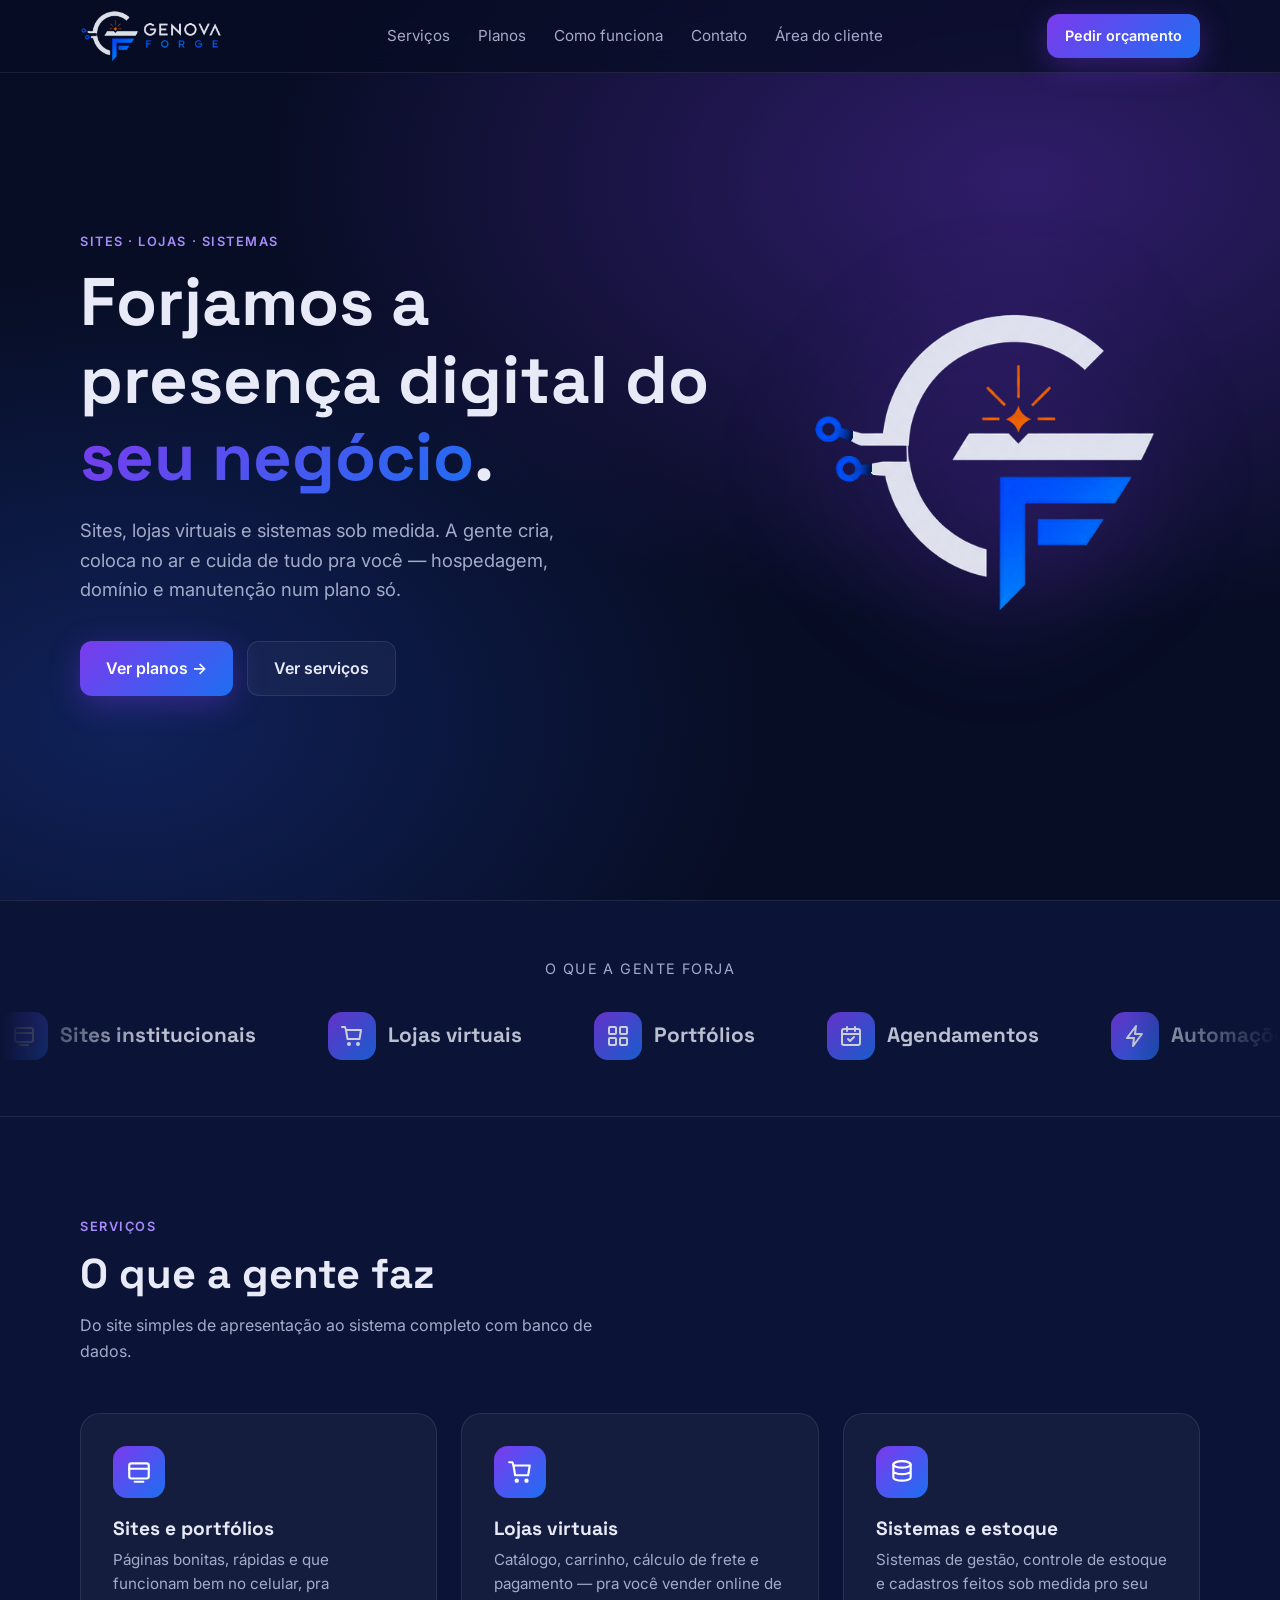
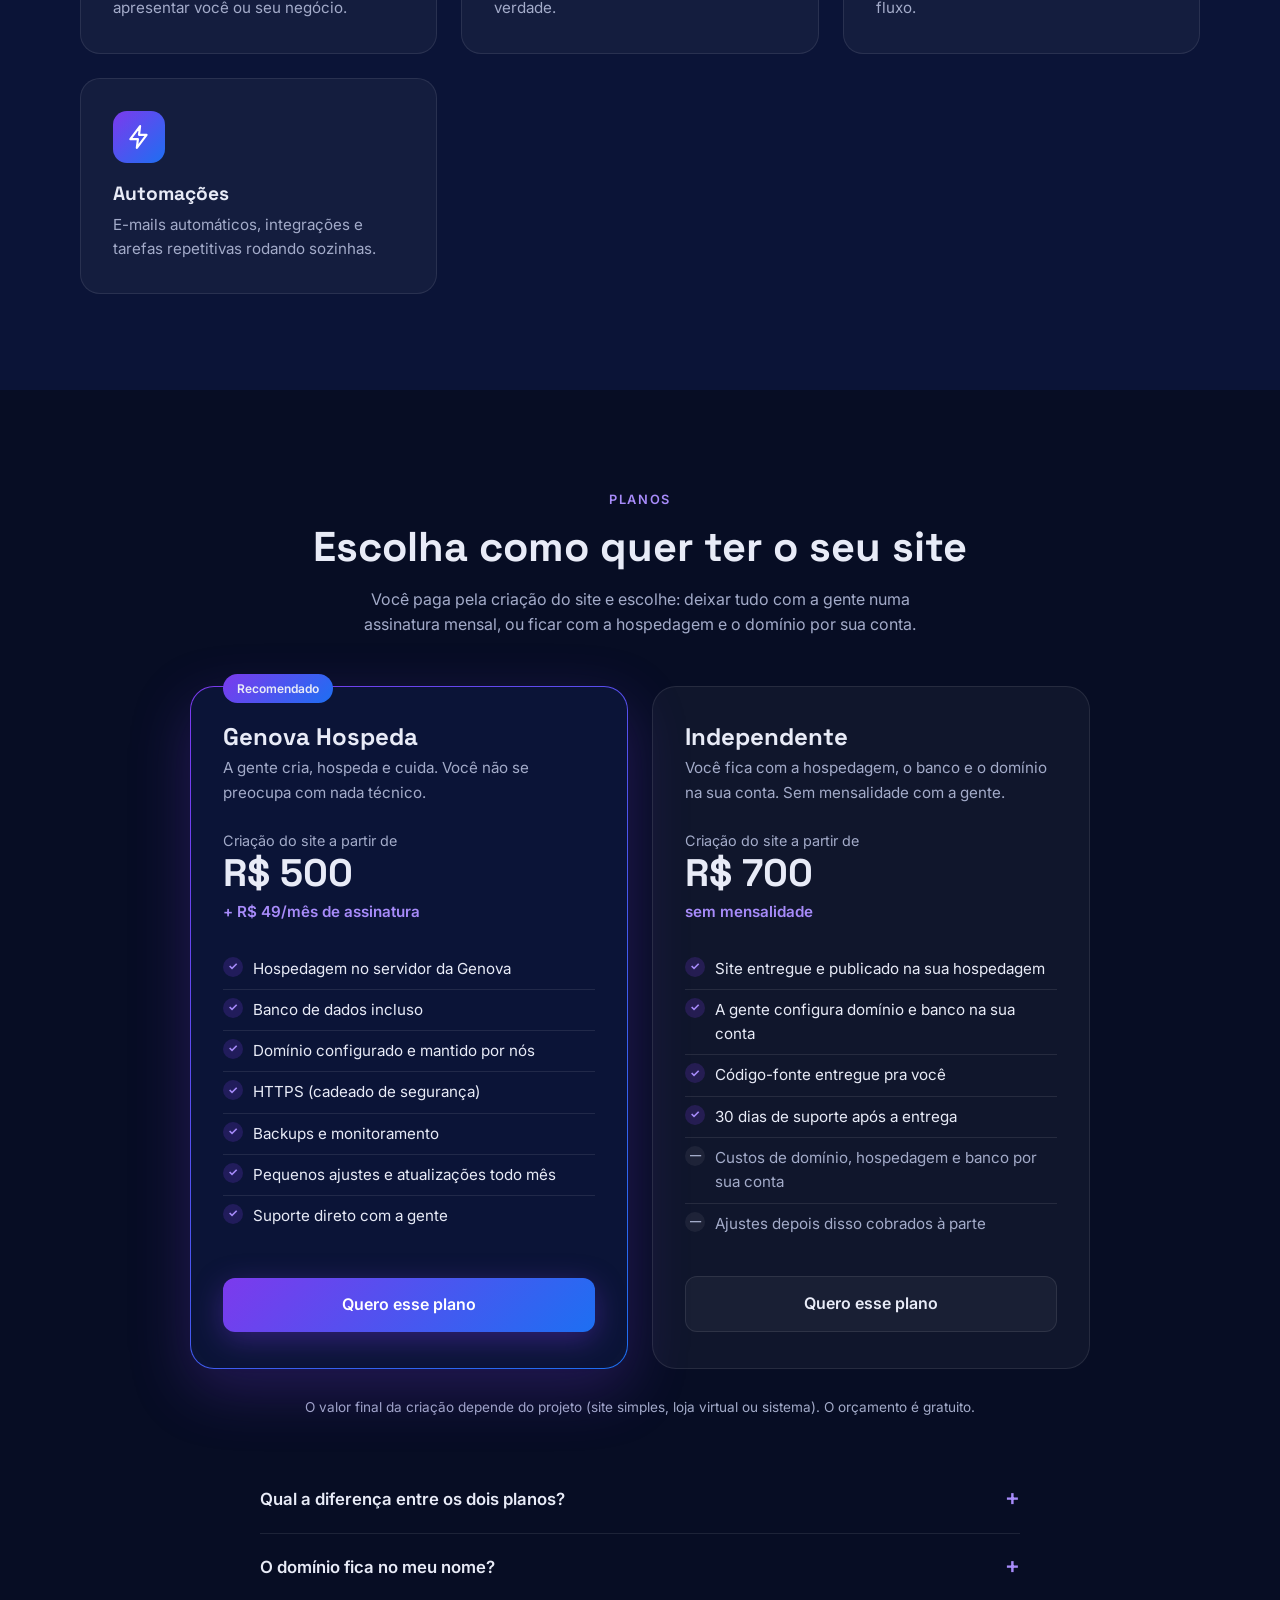
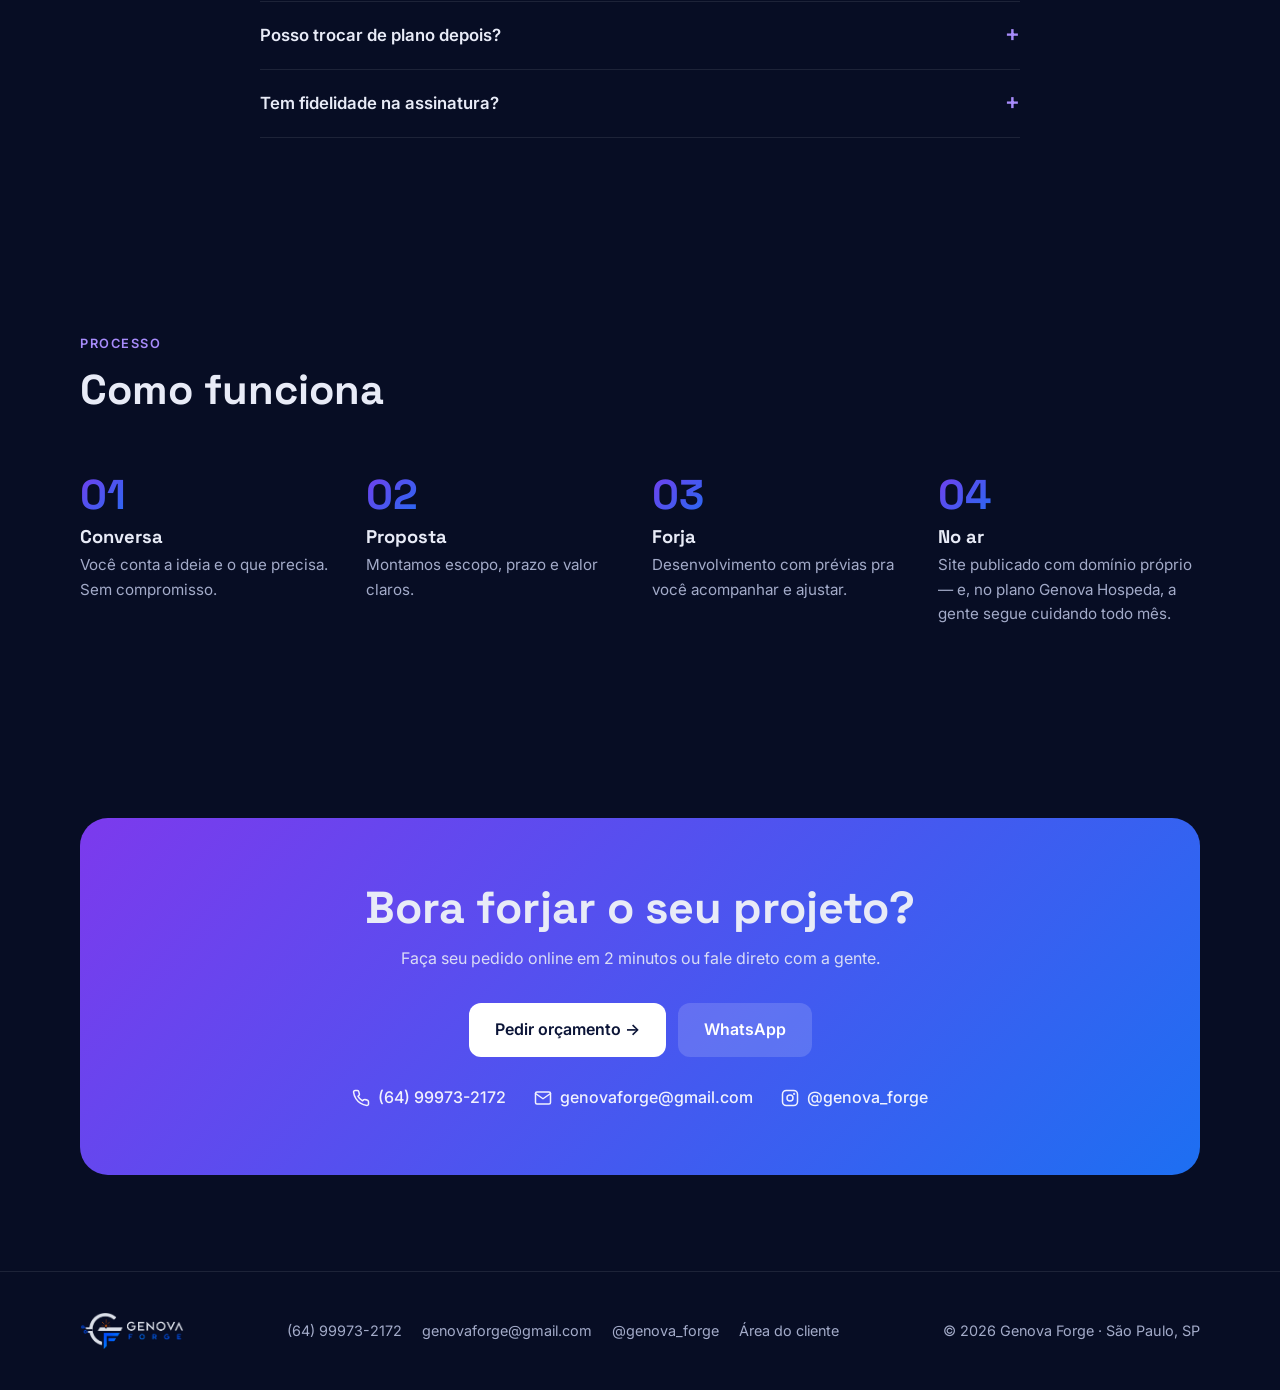
<file: index.html>
<!DOCTYPE html>
<html lang="pt-BR">
<head>
<meta charset="UTF-8">
<meta name="viewport" content="width=device-width, initial-scale=1.0">
<title>Genova Forge — Sites e Sistemas sob Medida</title>
<meta name="description" content="Genova Forge: criamos sites, lojas virtuais e sistemas sob medida. Planos com hospedagem, domínio e manutenção inclusos. São Paulo, SP.">
<meta property="og:title" content="Genova Forge — Sites e Sistemas sob Medida">
<meta property="og:description" content="A gente cria, hospeda e cuida do seu site. Planos com hospedagem inclusa ou site independente.">
<meta property="og:url" content="https://genovaforge.com.br">
<meta name="theme-color" content="#0b1437">
<link rel="icon" type="image/png" href="favicon.png">
<link rel="apple-touch-icon" href="favicon.png">
<meta property="og:image" content="https://genovaforge.com.br/logo.png">
<link rel="preconnect" href="https://fonts.googleapis.com">
<link href="https://fonts.googleapis.com/css2?family=Space+Grotesk:wght@500;700&family=Inter:wght@400;500;600&display=swap" rel="stylesheet">
<style>
  /* ====== CORES DA MARCA (edite aqui) ====== */
  :root {
    --roxo: #7c3aed;
    --roxo-claro: #a78bfa;
    --marinho: #0b1437;
    --marinho-escuro: #070d24;
    --royal: #1d6ff2;
    --texto: #e8ebf7;
    --texto-suave: #a3abc9;
    --card: rgba(255,255,255,0.04);
    --borda: rgba(255,255,255,0.09);
    --gradiente: linear-gradient(135deg, var(--roxo), var(--royal));
  }
  * { margin: 0; padding: 0; box-sizing: border-box; }
  html { scroll-behavior: smooth; }
  body {
    font-family: 'Inter', sans-serif;
    background: var(--marinho-escuro);
    color: var(--texto);
    line-height: 1.6;
    overflow-x: hidden;
  }
  h1, h2, h3, .logo-texto { font-family: 'Space Grotesk', sans-serif; line-height: 1.15; }
  a { color: inherit; text-decoration: none; }
  .container { width: min(1120px, 100% - 32px); margin-inline: auto; }
  section { padding: 96px 0; }
  .tag {
    display: inline-block; font-size: .8rem; font-weight: 600; letter-spacing: .12em;
    text-transform: uppercase; color: var(--roxo-claro); margin-bottom: 12px;
  }
  .titulo-secao { font-size: clamp(1.8rem, 4vw, 2.6rem); margin-bottom: 16px; }
  .sub-secao { color: var(--texto-suave); max-width: 560px; }

  /* ====== BOTÕES ====== */
  .btn {
    display: inline-flex; align-items: center; gap: 8px; padding: 14px 26px;
    border-radius: 12px; font-weight: 600; transition: transform .2s, box-shadow .2s, background .2s;
  }
  .btn-principal { background: var(--gradiente); color: #fff; box-shadow: 0 8px 30px rgba(124,58,237,.35); }
  .btn-principal:hover { transform: translateY(-2px); box-shadow: 0 12px 40px rgba(124,58,237,.5); }
  .btn-secundario { border: 1px solid var(--borda); background: var(--card); }
  .btn-secundario:hover { background: rgba(255,255,255,.08); }

  /* ====== MENU ====== */
  header {
    position: fixed; top: 0; left: 0; right: 0; z-index: 50;
    background: rgba(7,13,36,.75); backdrop-filter: blur(12px);
    border-bottom: 1px solid var(--borda);
  }
  .nav { display: flex; align-items: center; justify-content: space-between; height: 72px; }
  .logo { display: flex; align-items: center; gap: 10px; }
  .logo-img { height: 52px; width: auto; display: block; }
  .logo-texto { font-size: 1.15rem; font-weight: 700; letter-spacing: .02em; }
  .nav-links { display: flex; gap: 28px; font-size: .95rem; color: var(--texto-suave); }
  .nav-links a:hover { color: var(--texto); }
  .nav .btn { padding: 10px 18px; font-size: .9rem; }

  /* ====== HERO ====== */
  .hero {
    min-height: 100vh; display: flex; align-items: center; padding-top: 120px; position: relative;
    background:
      radial-gradient(ellipse 60% 50% at 80% 20%, rgba(124,58,237,.35), transparent),
      radial-gradient(ellipse 50% 50% at 10% 80%, rgba(36,81,214,.3), transparent),
      var(--marinho-escuro);
  }
  .hero-grid { display: grid; grid-template-columns: 1.2fr .8fr; gap: 48px; align-items: center; }
  .hero h1 { font-size: clamp(2.4rem, 6vw, 4.2rem); margin-bottom: 20px; }
  .hero h1 span { background: var(--gradiente); -webkit-background-clip: text; background-clip: text; color: transparent; }
  .hero p { font-size: 1.15rem; color: var(--texto-suave); max-width: 520px; margin-bottom: 36px; }
  .hero-botoes { display: flex; gap: 14px; flex-wrap: wrap; }
  .hero-monograma { display: flex; justify-content: center; }
  .hero-monograma img { width: min(360px, 80vw); height: auto; filter: drop-shadow(0 20px 60px rgba(124,58,237,.45)); animation: flutuar 6s ease-in-out infinite; }
  @keyframes flutuar { 50% { transform: translateY(-14px); } }

  /* ====== FAIXA DE MARCAS ====== */
  .marcas { padding: 56px 0; border-block: 1px solid var(--borda); background: var(--marinho); }
  .marcas-titulo { text-align: center; color: var(--texto-suave); font-size: .9rem; letter-spacing: .1em; text-transform: uppercase; margin-bottom: 32px; }
  .carrossel {
    overflow: hidden;
    mask-image: linear-gradient(90deg, transparent, #000 12%, #000 88%, transparent);
    -webkit-mask-image: linear-gradient(90deg, transparent, #000 12%, #000 88%, transparent);
  }
  .carrossel-trilho { display: flex; gap: 72px; width: max-content; animation: rolar 28s linear infinite; }
  .carrossel:hover .carrossel-trilho { animation-play-state: paused; }
  @keyframes rolar { to { transform: translateX(-50%); } }
  .marca { display: flex; align-items: center; gap: 12px; opacity: .8; transition: opacity .3s; white-space: nowrap; }
  .marca:hover { opacity: 1; }
  /* Quando tiver o logo real: troque .marca-icone + .marca-nome por <img src="logo.png" alt="Nome"> */
  .marca-icone {
    width: 48px; height: 48px; border-radius: 14px; display: grid; place-items: center;
    background: var(--gradiente);
  }
  .marca-icone svg { width: 24px; height: 24px; stroke: #fff; fill: none; stroke-width: 2; stroke-linecap: round; stroke-linejoin: round; }
  .marca-nome { font-family: 'Space Grotesk', sans-serif; font-size: 1.3rem; font-weight: 700; }

  /* ====== PORTFÓLIO ====== */
  .cards { display: grid; grid-template-columns: repeat(auto-fit, minmax(300px, 1fr)); gap: 24px; margin-top: 48px; }
  .projeto {
    background: var(--card); border: 1px solid var(--borda); border-radius: 20px; overflow: hidden;
    transition: transform .3s, border-color .3s;
  }
  .projeto:hover { transform: translateY(-6px); border-color: rgba(124,58,237,.5); }
  .projeto-img {
    height: 200px; display: grid; place-items: center; font-family: 'Space Grotesk', sans-serif;
    font-size: 1.6rem; font-weight: 700; color: rgba(255,255,255,.9);
  }
  .projeto-corpo { padding: 24px; }
  .projeto-corpo h3 { font-size: 1.3rem; margin-bottom: 8px; }
  .projeto-corpo p { color: var(--texto-suave); font-size: .95rem; margin-bottom: 16px; }
  .chips { display: flex; flex-wrap: wrap; gap: 8px; }
  .chip { font-size: .75rem; padding: 5px 12px; border-radius: 999px; background: rgba(124,58,237,.15); color: var(--roxo-claro); }

  /* ====== SERVIÇOS ====== */
  .servicos { background: var(--marinho); }
  .servico { background: var(--card); border: 1px solid var(--borda); border-radius: 20px; padding: 32px; }
  .servico-icone {
    width: 52px; height: 52px; border-radius: 14px; background: var(--gradiente);
    display: grid; place-items: center; margin-bottom: 20px;
  }
  .servico-icone svg { width: 26px; height: 26px; stroke: #fff; fill: none; stroke-width: 2; stroke-linecap: round; stroke-linejoin: round; }
  .servico h3 { font-size: 1.2rem; margin-bottom: 8px; }
  .servico p { color: var(--texto-suave); font-size: .95rem; }

  /* ====== PLANOS ====== */
  .planos-grid { display: grid; grid-template-columns: repeat(auto-fit, minmax(300px, 1fr)); gap: 24px; margin-top: 48px; max-width: 900px; margin-inline: auto; }
  .plano {
    background: var(--card); border: 1px solid var(--borda); border-radius: 24px; padding: 36px 32px;
    display: flex; flex-direction: column; position: relative;
  }
  .plano.destaque { border: 1px solid transparent; background: linear-gradient(var(--marinho), var(--marinho)) padding-box, var(--gradiente) border-box; box-shadow: 0 20px 60px rgba(124,58,237,.25); }
  .plano-selo { position: absolute; top: -13px; left: 32px; background: var(--gradiente); font-size: .75rem; font-weight: 600; padding: 5px 14px; border-radius: 999px; }
  .plano h3 { font-size: 1.5rem; margin-bottom: 6px; }
  .plano-desc { color: var(--texto-suave); font-size: .95rem; margin-bottom: 24px; }
  .preco-linha { color: var(--texto-suave); font-size: .9rem; }
  .preco { font-family: 'Space Grotesk', sans-serif; font-size: 2.4rem; font-weight: 700; line-height: 1.1; }
  .preco small { font-size: 1rem; font-weight: 500; color: var(--texto-suave); }
  .preco-extra { font-size: .95rem; margin: 6px 0 24px; color: var(--roxo-claro); font-weight: 600; }
  .lista { list-style: none; margin-bottom: 32px; flex: 1; }
  .lista li { padding: 8px 0 8px 30px; position: relative; font-size: .95rem; border-bottom: 1px solid var(--borda); }
  .lista li:last-child { border-bottom: 0; }
  .lista li::before { content: "✓"; position: absolute; left: 0; top: 8px; width: 20px; height: 20px; border-radius: 50%; background: rgba(124,58,237,.2); color: var(--roxo-claro); font-size: .7rem; display: grid; place-items: center; font-weight: 700; }
  .lista li.nao { color: var(--texto-suave); }
  .lista li.nao::before { content: "—"; background: rgba(255,255,255,.06); color: var(--texto-suave); }
  .plano .btn { justify-content: center; }
  .planos-nota { text-align: center; color: var(--texto-suave); font-size: .85rem; margin-top: 28px; }

  /* ====== FAQ ====== */
  .faq { max-width: 760px; margin: 48px auto 0; }
  .faq details { border-bottom: 1px solid var(--borda); padding: 20px 0; }
  .faq summary { cursor: pointer; font-weight: 600; font-size: 1.05rem; list-style: none; display: flex; justify-content: space-between; gap: 16px; }
  .faq summary::-webkit-details-marker { display: none; }
  .faq summary::after { content: "+"; color: var(--roxo-claro); font-size: 1.4rem; line-height: 1; transition: transform .2s; }
  .faq details[open] summary::after { transform: rotate(45deg); }
  .faq details p { color: var(--texto-suave); margin-top: 12px; }

  /* ====== COMO FUNCIONA ====== */
  .passos { display: grid; grid-template-columns: repeat(4, 1fr); gap: 24px; margin-top: 48px; counter-reset: passo; }
  .passo { position: relative; padding-top: 64px; }
  .passo::before {
    counter-increment: passo; content: "0" counter(passo);
    position: absolute; top: 0; font-family: 'Space Grotesk', sans-serif; font-size: 2.6rem; font-weight: 700;
    background: var(--gradiente); -webkit-background-clip: text; background-clip: text; color: transparent;
  }
  .passo h3 { font-size: 1.15rem; margin-bottom: 6px; }
  .passo p { color: var(--texto-suave); font-size: .95rem; }

  /* ====== DEPOIMENTOS ====== */
  .depoimentos { background: var(--marinho); }
  .depoimento { background: var(--card); border: 1px solid var(--borda); border-radius: 20px; padding: 32px; }
  .depoimento blockquote { font-size: 1.05rem; margin-bottom: 20px; }
  .depoimento blockquote::before { content: "“"; display: block; font-size: 3rem; line-height: 1; color: var(--roxo); }
  .autor { display: flex; align-items: center; gap: 12px; }
  .autor-foto { width: 44px; height: 44px; border-radius: 50%; display: grid; place-items: center; font-weight: 700; }
  .autor small { display: block; color: var(--texto-suave); }
  .placeholder-aviso { font-size: .75rem; color: #f5b94a; margin-top: 16px; }

  /* ====== CTA / CONTATO ====== */
  .cta-caixa {
    background: var(--gradiente); border-radius: 28px; padding: 64px 32px; text-align: center; position: relative; overflow: hidden;
  }
  .cta-caixa h2 { font-size: clamp(1.8rem, 4vw, 2.8rem); margin-bottom: 12px; }
  .cta-caixa p { opacity: .9; margin-bottom: 32px; }
  .cta-caixa .btn { background: #fff; color: var(--marinho); }
  .cta-caixa .btn:hover { transform: translateY(-2px); }

  footer { padding: 40px 0; border-top: 1px solid var(--borda); color: var(--texto-suave); font-size: .9rem; }
  .rodape { display: flex; justify-content: space-between; align-items: center; flex-wrap: wrap; gap: 16px; }
  .rodape-links { display: flex; gap: 20px; flex-wrap: wrap; }
  .contatos { display: flex; gap: 12px 28px; justify-content: center; flex-wrap: wrap; margin-top: 28px; font-weight: 500; }
  .contatos a { display: inline-flex; align-items: center; gap: 8px; color: #fff; opacity: .92; }
  .contatos a:hover { opacity: 1; text-decoration: underline; }
  .contatos svg { width: 18px; height: 18px; stroke: #fff; fill: none; stroke-width: 2; stroke-linecap: round; stroke-linejoin: round; }
  .rodape-links a:hover { color: var(--texto); }

  /* ====== ANIMAÇÃO AO ROLAR ====== */
  .revelar { opacity: 0; transform: translateY(30px); transition: opacity .7s, transform .7s; }
  .revelar.visivel { opacity: 1; transform: none; }

  /* ====== RESPONSIVO ====== */
  @media (max-width: 860px) {
    .hero-grid { grid-template-columns: 1fr; text-align: center; }
    .hero p { margin-inline: auto; }
    .hero-botoes { justify-content: center; }
    .hero-monograma { order: -1; }
    .hero-monograma img { width: 200px; }
    .nav-links { display: none; }
    .passos { grid-template-columns: 1fr 1fr; }
  }
  @media (max-width: 520px) {
    .passos { grid-template-columns: 1fr; }
    section { padding: 72px 0; }
    .nav .btn { display: none; }
  }
</style>
</head>
<body>

<header>
  <div class="container nav">
    <a href="#" class="logo"><img src="logo.png" alt="Genova Forge" class="logo-img"></a>
    <nav class="nav-links">
      <a href="#servicos">Serviços</a>
      <a href="#planos">Planos</a>
      <a href="#como-funciona">Como funciona</a>
      <a href="#contato">Contato</a>
      <a href="contrato.html">Área do cliente</a>
    </nav>
    <a href="orcamento.html" class="btn btn-principal">Pedir orçamento</a>
  </div>
</header>

<!-- ===== HERO ===== -->
<section class="hero">
  <div class="container hero-grid">
    <div>
      <span class="tag">Sites · Lojas · Sistemas</span>
      <h1>Forjamos a presença digital do <span>seu negócio</span>.</h1>
      <p>Sites, lojas virtuais e sistemas sob medida. A gente cria, coloca no ar e cuida de tudo pra você — hospedagem, domínio e manutenção num plano só.</p>
      <div class="hero-botoes">
        <a href="#planos" class="btn btn-principal">Ver planos →</a>
        <a href="#servicos" class="btn btn-secundario">Ver serviços</a>
      </div>
    </div>
    <div class="hero-monograma"><img src="icone.png" alt="" aria-hidden="true"></div>
  </div>
</section>

<!-- ===== FAIXA DE SERVIÇOS ===== -->
<div class="marcas">
  <p class="marcas-titulo">O que a gente forja</p>
  <div class="carrossel">
    <div class="carrossel-trilho">
      <!-- GRUPO 1 (para adicionar um item, copie um bloco aqui E no grupo 2) -->
      <div class="marca"><div class="marca-icone"><svg viewBox="0 0 24 24"><rect x="3" y="4" width="18" height="14" rx="2"/><path d="M3 9h18M8 21h8"/></svg></div><span class="marca-nome">Sites institucionais</span></div>
      <div class="marca"><div class="marca-icone"><svg viewBox="0 0 24 24"><path d="M6 6h15l-1.5 9h-12z"/><path d="M6 6 5 3H2"/><circle cx="9" cy="20" r="1"/><circle cx="18" cy="20" r="1"/></svg></div><span class="marca-nome">Lojas virtuais</span></div>
      <div class="marca"><div class="marca-icone"><svg viewBox="0 0 24 24"><rect x="3" y="3" width="7" height="7" rx="1"/><rect x="14" y="3" width="7" height="7" rx="1"/><rect x="3" y="14" width="7" height="7" rx="1"/><rect x="14" y="14" width="7" height="7" rx="1"/></svg></div><span class="marca-nome">Portfólios</span></div>
      <div class="marca"><div class="marca-icone"><svg viewBox="0 0 24 24"><rect x="3" y="5" width="18" height="16" rx="2"/><path d="M3 10h18M8 3v4M16 3v4"/><path d="m9 15 2 2 4-4"/></svg></div><span class="marca-nome">Agendamentos</span></div>
      <div class="marca"><div class="marca-icone"><svg viewBox="0 0 24 24"><path d="M13 2 4 14h7l-1 8 9-12h-7z"/></svg></div><span class="marca-nome">Automações</span></div>
      <div class="marca"><div class="marca-icone"><svg viewBox="0 0 24 24"><path d="M4 3v18M4 12h4a3 3 0 0 0 0-6H4"/><path d="M15 3v8a3 3 0 0 0 6 0V3M18 11v10"/></svg></div><span class="marca-nome">Cardápios digitais</span></div>
      <div class="marca"><div class="marca-icone"><svg viewBox="0 0 24 24"><ellipse cx="12" cy="5" rx="8" ry="3"/><path d="M4 5v6c0 1.7 3.6 3 8 3s8-1.3 8-3V5M4 11v6c0 1.7 3.6 3 8 3s8-1.3 8-3v-6"/></svg></div><span class="marca-nome">Sistemas de estoque</span></div>
      <div class="marca"><div class="marca-icone"><svg viewBox="0 0 24 24"><path d="M12 2a10 10 0 1 0 0 20 10 10 0 0 0 0-20z"/><path d="M2 12h20M12 2a15 15 0 0 1 0 20M12 2a15 15 0 0 0 0 20"/></svg></div><span class="marca-nome">Landing pages</span></div>
      <!-- GRUPO 2 (cópia, deixa o loop contínuo) -->
      <div class="marca" aria-hidden="true"><div class="marca-icone"><svg viewBox="0 0 24 24"><rect x="3" y="4" width="18" height="14" rx="2"/><path d="M3 9h18M8 21h8"/></svg></div><span class="marca-nome">Sites institucionais</span></div>
      <div class="marca" aria-hidden="true"><div class="marca-icone"><svg viewBox="0 0 24 24"><path d="M6 6h15l-1.5 9h-12z"/><path d="M6 6 5 3H2"/><circle cx="9" cy="20" r="1"/><circle cx="18" cy="20" r="1"/></svg></div><span class="marca-nome">Lojas virtuais</span></div>
      <div class="marca" aria-hidden="true"><div class="marca-icone"><svg viewBox="0 0 24 24"><rect x="3" y="3" width="7" height="7" rx="1"/><rect x="14" y="3" width="7" height="7" rx="1"/><rect x="3" y="14" width="7" height="7" rx="1"/><rect x="14" y="14" width="7" height="7" rx="1"/></svg></div><span class="marca-nome">Portfólios</span></div>
      <div class="marca" aria-hidden="true"><div class="marca-icone"><svg viewBox="0 0 24 24"><rect x="3" y="5" width="18" height="16" rx="2"/><path d="M3 10h18M8 3v4M16 3v4"/><path d="m9 15 2 2 4-4"/></svg></div><span class="marca-nome">Agendamentos</span></div>
      <div class="marca" aria-hidden="true"><div class="marca-icone"><svg viewBox="0 0 24 24"><path d="M13 2 4 14h7l-1 8 9-12h-7z"/></svg></div><span class="marca-nome">Automações</span></div>
      <div class="marca" aria-hidden="true"><div class="marca-icone"><svg viewBox="0 0 24 24"><path d="M4 3v18M4 12h4a3 3 0 0 0 0-6H4"/><path d="M15 3v8a3 3 0 0 0 6 0V3M18 11v10"/></svg></div><span class="marca-nome">Cardápios digitais</span></div>
      <div class="marca" aria-hidden="true"><div class="marca-icone"><svg viewBox="0 0 24 24"><ellipse cx="12" cy="5" rx="8" ry="3"/><path d="M4 5v6c0 1.7 3.6 3 8 3s8-1.3 8-3V5M4 11v6c0 1.7 3.6 3 8 3s8-1.3 8-3v-6"/></svg></div><span class="marca-nome">Sistemas de estoque</span></div>
      <div class="marca" aria-hidden="true"><div class="marca-icone"><svg viewBox="0 0 24 24"><path d="M12 2a10 10 0 1 0 0 20 10 10 0 0 0 0-20z"/><path d="M2 12h20M12 2a15 15 0 0 1 0 20M12 2a15 15 0 0 0 0 20"/></svg></div><span class="marca-nome">Landing pages</span></div>
    </div>
  </div>
</div>

<!-- ===== PORTFÓLIO: volta quando tiver novos cases pra mostrar ===== -->

<!-- ===== SERVIÇOS ===== -->
<section id="servicos" class="servicos">
  <div class="container">
    <span class="tag">Serviços</span>
    <h2 class="titulo-secao">O que a gente faz</h2>
    <p class="sub-secao">Do site simples de apresentação ao sistema completo com banco de dados.</p>
    <div class="cards">
      <div class="servico revelar">
        <div class="servico-icone"><svg viewBox="0 0 24 24"><rect x="3" y="4" width="18" height="14" rx="2"/><path d="M3 9h18M8 21h8"/></svg></div>
        <h3>Sites e portfólios</h3>
        <p>Páginas bonitas, rápidas e que funcionam bem no celular, pra apresentar você ou seu negócio.</p>
      </div>
      <div class="servico revelar">
        <div class="servico-icone"><svg viewBox="0 0 24 24"><path d="M6 6h15l-1.5 9h-12z"/><path d="M6 6 5 3H2"/><circle cx="9" cy="20" r="1"/><circle cx="18" cy="20" r="1"/></svg></div>
        <h3>Lojas virtuais</h3>
        <p>Catálogo, carrinho, cálculo de frete e pagamento — pra você vender online de verdade.</p>
      </div>
      <div class="servico revelar">
        <div class="servico-icone"><svg viewBox="0 0 24 24"><ellipse cx="12" cy="5" rx="8" ry="3"/><path d="M4 5v6c0 1.7 3.6 3 8 3s8-1.3 8-3V5M4 11v6c0 1.7 3.6 3 8 3s8-1.3 8-3v-6"/></svg></div>
        <h3>Sistemas e estoque</h3>
        <p>Sistemas de gestão, controle de estoque e cadastros feitos sob medida pro seu fluxo.</p>
      </div>
      <div class="servico revelar">
        <div class="servico-icone"><svg viewBox="0 0 24 24"><path d="M13 2 4 14h7l-1 8 9-12h-7z"/></svg></div>
        <h3>Automações</h3>
        <p>E-mails automáticos, integrações e tarefas repetitivas rodando sozinhas.</p>
      </div>
    </div>
  </div>
</section>

<!-- ===== PLANOS ===== -->
<!-- Para mudar os valores: edite os textos dentro de .preco e .preco-extra -->
<section id="planos">
  <div class="container">
    <div style="text-align:center">
      <span class="tag">Planos</span>
      <h2 class="titulo-secao">Escolha como quer ter o seu site</h2>
      <p class="sub-secao" style="margin-inline:auto">Você paga pela criação do site e escolhe: deixar tudo com a gente numa assinatura mensal, ou ficar com a hospedagem e o domínio por sua conta.</p>
    </div>
    <div class="planos-grid">
      <div class="plano destaque revelar">
        <span class="plano-selo">Recomendado</span>
        <h3>Genova Hospeda</h3>
        <p class="plano-desc">A gente cria, hospeda e cuida. Você não se preocupa com nada técnico.</p>
        <span class="preco-linha">Criação do site a partir de</span>
        <div class="preco">R$ 500</div>
        <div class="preco-extra">+ R$ 49/mês de assinatura</div>
        <ul class="lista">
          <li>Hospedagem no servidor da Genova</li>
          <li>Banco de dados incluso</li>
          <li>Domínio configurado e mantido por nós</li>
          <li>HTTPS (cadeado de segurança)</li>
          <li>Backups e monitoramento</li>
          <li>Pequenos ajustes e atualizações todo mês</li>
          <li>Suporte direto com a gente</li>
        </ul>
        <a href="orcamento.html?plano=GENOVA_HOSPEDA" class="btn btn-principal">Quero esse plano</a>
      </div>
      <div class="plano revelar">
        <h3>Independente</h3>
        <p class="plano-desc">Você fica com a hospedagem, o banco e o domínio na sua conta. Sem mensalidade com a gente.</p>
        <span class="preco-linha">Criação do site a partir de</span>
        <div class="preco">R$ 700</div>
        <div class="preco-extra">sem mensalidade</div>
        <ul class="lista">
          <li>Site entregue e publicado na sua hospedagem</li>
          <li>A gente configura domínio e banco na sua conta</li>
          <li>Código-fonte entregue pra você</li>
          <li>30 dias de suporte após a entrega</li>
          <li class="nao">Custos de domínio, hospedagem e banco por sua conta</li>
          <li class="nao">Ajustes depois disso cobrados à parte</li>
        </ul>
        <a href="orcamento.html?plano=INDEPENDENTE" class="btn btn-secundario">Quero esse plano</a>
      </div>
    </div>
    <p class="planos-nota">O valor final da criação depende do projeto (site simples, loja virtual ou sistema). O orçamento é gratuito.</p>

    <div class="faq">
      <details>
        <summary>Qual a diferença entre os dois planos?</summary>
        <p>No Genova Hospeda o site fica no nosso servidor e a gente cuida de tudo: hospedagem, banco de dados, domínio, segurança e ajustes, por uma assinatura mensal. No Independente, a hospedagem e o domínio ficam na sua conta e você paga direto pros serviços — a gente só cria e entrega.</p>
      </details>
      <details>
        <summary>O domínio fica no meu nome?</summary>
        <p>Sim. Em qualquer plano, o domínio (ex: seunegocio.com.br) é registrado no seu CPF ou CNPJ. Ele é seu.</p>
      </details>
      <details>
        <summary>Posso trocar de plano depois?</summary>
        <p>Pode. Se começar no Genova Hospeda e quiser migrar pra sua própria hospedagem, a gente ajuda na mudança. E o contrário também.</p>
      </details>
      <details>
        <summary>Tem fidelidade na assinatura?</summary>
        <p>Não. Você pode cancelar quando quiser, e a gente te ajuda a levar o site pra outro lugar.</p>
      </details>
    </div>
  </div>
</section>

<!-- ===== COMO FUNCIONA ===== -->
<section id="como-funciona">
  <div class="container">
    <span class="tag">Processo</span>
    <h2 class="titulo-secao">Como funciona</h2>
    <div class="passos">
      <div class="passo revelar"><h3>Conversa</h3><p>Você conta a ideia e o que precisa. Sem compromisso.</p></div>
      <div class="passo revelar"><h3>Proposta</h3><p>Montamos escopo, prazo e valor claros.</p></div>
      <div class="passo revelar"><h3>Forja</h3><p>Desenvolvimento com prévias pra você acompanhar e ajustar.</p></div>
      <div class="passo revelar"><h3>No ar</h3><p>Site publicado com domínio próprio — e, no plano Genova Hospeda, a gente segue cuidando todo mês.</p></div>
    </div>
  </div>
</section>

<!-- ===== DEPOIMENTOS: volta quando tiver os textos reais dos clientes ===== -->

<!-- ===== CONTATO ===== -->
<section id="contato">
  <div class="container">
    <div class="cta-caixa revelar">
      <h2>Bora forjar o seu projeto?</h2>
      <p>Faça seu pedido online em 2 minutos ou fale direto com a gente.</p>
      <div style="display:flex;gap:12px;justify-content:center;flex-wrap:wrap">
        <a href="orcamento.html" class="btn">Pedir orçamento →</a>
        <a href="https://wa.me/5564999732172?text=Ol%C3%A1%2C%20vim%20pelo%20site%20da%20Genova%20Forge!" target="_blank" rel="noopener" class="btn" style="background:rgba(255,255,255,.15);color:#fff">WhatsApp</a>
      </div>
      <div class="contatos">
        <a href="https://wa.me/5564999732172?text=Ol%C3%A1%2C%20vim%20pelo%20site%20da%20Genova%20Forge!" target="_blank" rel="noopener"><svg viewBox="0 0 24 24"><path d="M22 16.9v3a2 2 0 0 1-2.2 2 19.8 19.8 0 0 1-8.6-3.1 19.5 19.5 0 0 1-6-6A19.8 19.8 0 0 1 2.1 4.2 2 2 0 0 1 4.1 2h3a2 2 0 0 1 2 1.7c.1.9.4 1.8.7 2.7a2 2 0 0 1-.5 2.1L8 9.8a16 16 0 0 0 6 6l1.3-1.3a2 2 0 0 1 2.1-.4c.9.3 1.8.6 2.7.7a2 2 0 0 1 1.7 2z"/></svg>(64) 99973-2172</a>
        <a href="mailto:genovaforge@gmail.com"><svg viewBox="0 0 24 24"><rect x="2" y="4" width="20" height="16" rx="2"/><path d="m22 6-10 7L2 6"/></svg>genovaforge@gmail.com</a>
        <a href="https://instagram.com/genova_forge" target="_blank" rel="noopener"><svg viewBox="0 0 24 24"><rect x="2" y="2" width="20" height="20" rx="5"/><circle cx="12" cy="12" r="4"/><circle cx="17.5" cy="6.5" r=".5"/></svg>@genova_forge</a>
      </div>
    </div>
  </div>
</section>

<footer>
  <div class="container rodape">
    <a href="#" class="logo"><img src="logo.png" alt="Genova Forge" style="height:38px;width:auto"></a>
    <div class="rodape-links">
      <a href="https://wa.me/5564999732172?text=Ol%C3%A1%2C%20vim%20pelo%20site%20da%20Genova%20Forge!" target="_blank" rel="noopener">(64) 99973-2172</a>
      <a href="mailto:genovaforge@gmail.com">genovaforge@gmail.com</a>
      <a href="https://instagram.com/genova_forge" target="_blank" rel="noopener">@genova_forge</a>
      <a href="contrato.html">Área do cliente</a>
    </div>
    <span>© 2026 Genova Forge · São Paulo, SP</span>
  </div>
</footer>

<script>
  // Revela os elementos quando aparecem na tela
  const obs = new IntersectionObserver(entradas => {
    entradas.forEach(e => { if (e.isIntersecting) { e.target.classList.add('visivel'); obs.unobserve(e.target); } });
  }, { threshold: 0.15 });
  document.querySelectorAll('.revelar').forEach(el => obs.observe(el));
</script>
</body>
</html>
</file>
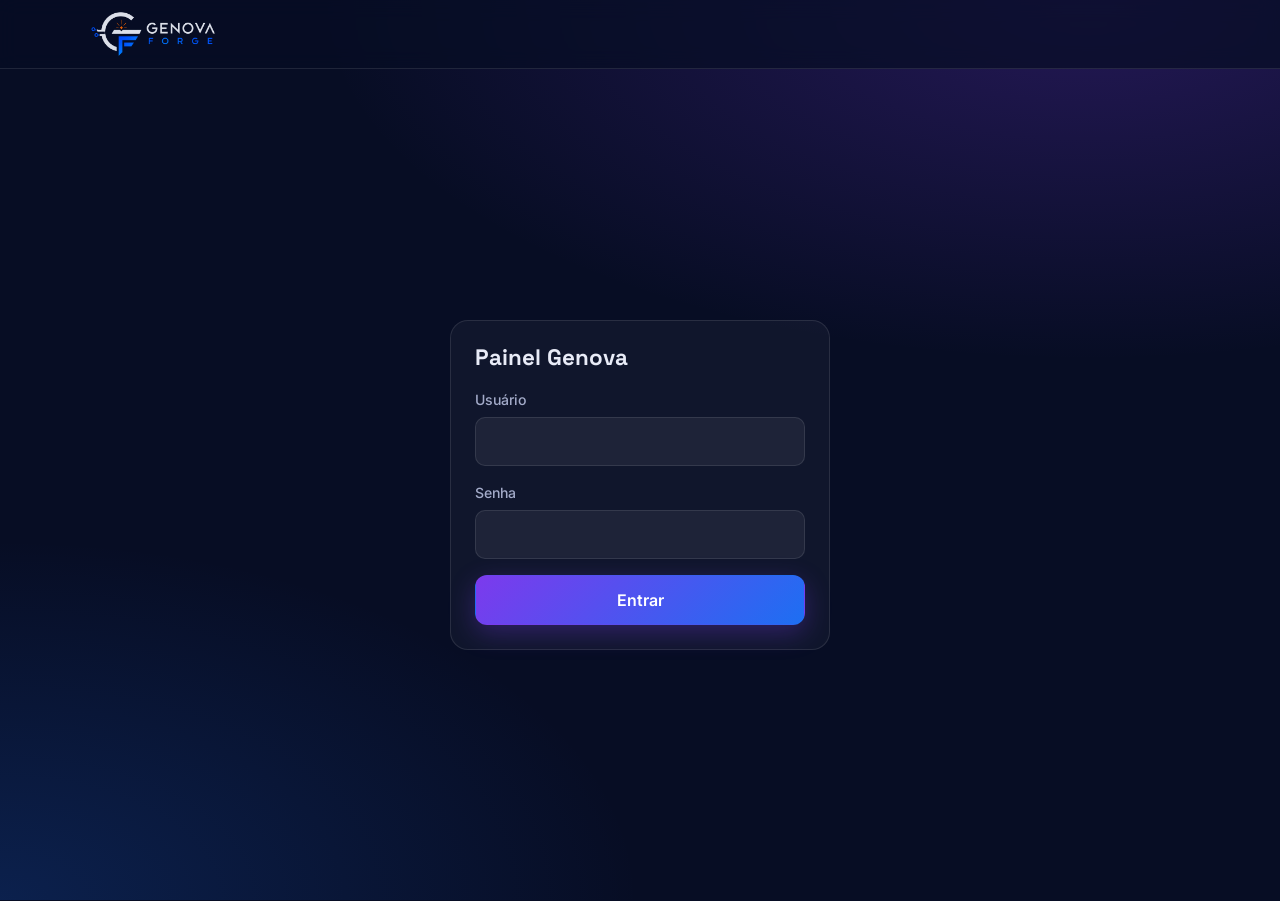
<file: admin.html>
<!DOCTYPE html>
<html lang="pt-BR">
<head>
<meta charset="UTF-8">
<meta name="viewport" content="width=device-width, initial-scale=1.0">
<meta name="robots" content="noindex, nofollow">
<title>Painel — Genova Forge</title>
<link rel="icon" type="image/png" href="favicon.png">
<link rel="preconnect" href="https://fonts.googleapis.com">
<link href="https://fonts.googleapis.com/css2?family=Space+Grotesk:wght@500;700&family=Inter:wght@400;500;600&display=swap" rel="stylesheet">
<link rel="stylesheet" href="app.css">
<style>
  :root { --serie-entrada: #4f8ff7; --serie-despesa: #e8650f; }
  #login { min-height: calc(100vh - 68px); display: grid; place-items: center; padding: 24px 0; }
  #login .card { width: min(380px, 100%); }
  #login h1 { font-size: 1.4rem; margin-bottom: 18px; }

  .abas { display: flex; gap: 2px; overflow-x: auto; border-bottom: 1px solid var(--borda); margin: 24px 0; scrollbar-width: thin; }
  .aba { background: none; border: 0; color: var(--texto-suave); font: inherit; font-weight: 600; padding: 12px 14px; cursor: pointer; border-bottom: 2px solid transparent; white-space: nowrap; }
  .aba[aria-selected="true"] { color: var(--texto); border-bottom-color: var(--roxo-claro); }
  .aba .cont { background: var(--roxo); color: #fff; border-radius: 999px; font-size: .72rem; padding: 1px 7px; margin-left: 4px; }
  .barra { display: flex; gap: 10px; align-items: center; flex-wrap: wrap; margin-bottom: 18px; }
  .barra h2 { font-size: 1.3rem; margin-right: auto; }
  .barra input, .barra select { width: auto; padding: 8px 12px; }

  .kpis { display: grid; grid-template-columns: repeat(auto-fit, minmax(180px, 1fr)); gap: 12px; margin-bottom: 20px; }
  .kpi { background: var(--card); border: 1px solid var(--borda); border-radius: 16px; padding: 16px; }
  .kpi small { color: var(--texto-suave); font-size: .8rem; display: block; }
  .kpi strong { font-family: 'Space Grotesk', sans-serif; font-size: 1.6rem; display: block; margin-top: 2px; font-variant-numeric: tabular-nums; }
  .kpi .det { font-size: .78rem; color: var(--texto-suave); margin-top: 2px; }
  .kpi.destaque { background: linear-gradient(var(--marinho), var(--marinho)) padding-box, var(--gradiente) border-box; border-color: transparent; }
  .kpi.alerta strong { color: var(--erro); }
  .kpi.bom strong { color: var(--ok); }

  .graf-card { background: var(--card); border: 1px solid var(--borda); border-radius: 16px; padding: 18px; margin-bottom: 20px; position: relative; }
  .graf-cab { display: flex; justify-content: space-between; align-items: center; flex-wrap: wrap; gap: 10px; margin-bottom: 8px; }
  .graf-cab h3 { font-size: 1.05rem; }
  .legenda { display: flex; gap: 16px; font-size: .82rem; color: var(--texto-suave); }
  .legenda i { display: inline-block; width: 10px; height: 10px; border-radius: 3px; margin-right: 6px; vertical-align: -1px; }
  #grafico svg { width: 100%; height: 260px; display: block; }
  #grafico .eixo { fill: var(--texto-suave); font-size: 11px; font-family: Inter, sans-serif; }
  #grafico .grade-linha { stroke: rgba(255,255,255,.07); }
  #grafico .alvo { fill: transparent; cursor: default; }
  #grafico .alvo:hover, #grafico .alvo.ativo { fill: rgba(255,255,255,.04); }
  .tooltip { position: absolute; pointer-events: none; background: var(--marinho-escuro); border: 1px solid var(--borda); border-radius: 10px; padding: 10px 12px; font-size: .82rem; min-width: 170px; box-shadow: 0 8px 24px rgba(0,0,0,.4); }
  .tooltip .l { display: flex; justify-content: space-between; gap: 14px; font-variant-numeric: tabular-nums; }
  .tooltip i { display: inline-block; width: 8px; height: 8px; border-radius: 2px; margin-right: 6px; }
  .duas { display: grid; grid-template-columns: 1fr 1fr; gap: 20px; }
  @media (max-width: 760px) { .duas { grid-template-columns: 1fr; } }

  .tabela-wrap { overflow-x: auto; border: 1px solid var(--borda); border-radius: 16px; }
  table { width: 100%; border-collapse: collapse; font-size: .88rem; }
  th { text-align: left; font-weight: 600; color: var(--texto-suave); font-size: .74rem; text-transform: uppercase; letter-spacing: .05em; padding: 11px 12px; background: rgba(255,255,255,.03); white-space: nowrap; }
  td { padding: 11px 12px; border-top: 1px solid var(--borda); vertical-align: top; }
  td.num, th.num { text-align: right; font-variant-numeric: tabular-nums; white-space: nowrap; }
  tr.clicavel { cursor: pointer; }
  tr.clicavel:hover td { background: rgba(255,255,255,.03); }
  .vazio { text-align: center; color: var(--texto-suave); padding: 32px; }
  .muted { color: var(--texto-suave); font-size: .82rem; }
  .acoes { display: flex; gap: 6px; flex-wrap: wrap; }
  .lista { display: grid; gap: 12px; }
  .item h3 { font-size: 1.05rem; }
  .item .obs { margin-top: 10px; padding: 12px; background: rgba(255,255,255,.03); border-radius: 10px; font-size: .9rem; white-space: pre-wrap; }
  .item-cab { display: flex; justify-content: space-between; gap: 12px; flex-wrap: wrap; align-items: flex-start; }

  dialog { margin: auto; border: 1px solid var(--borda); border-radius: 18px; background: var(--marinho); color: var(--texto); padding: 0; width: min(680px, calc(100% - 24px)); max-height: calc(100vh - 24px); }
  dialog::backdrop { background: rgba(3,6,18,.72); backdrop-filter: blur(3px); }
  dialog .cab { padding: 18px 22px; border-bottom: 1px solid var(--borda); display: flex; justify-content: space-between; align-items: center; gap: 12px; position: sticky; top: 0; background: var(--marinho); z-index: 1; }
  dialog .cab h2 { font-size: 1.15rem; }
  dialog .corpo { padding: 18px 22px; }
  dialog .rodape { padding: 14px 22px; border-top: 1px solid var(--borda); display: flex; justify-content: flex-end; gap: 10px; flex-wrap: wrap; position: sticky; bottom: 0; background: var(--marinho); }
  dialog th, dialog td { padding: 9px 10px; }
  .fechar { background: none; border: 0; color: var(--texto-suave); font-size: 1.5rem; cursor: pointer; line-height: 1; }
  .info-grid { display: grid; grid-template-columns: auto 1fr; gap: 6px 16px; font-size: .9rem; margin-bottom: 16px; }
  .info-grid dt { color: var(--texto-suave); }
  .secao { margin-top: 20px; }
  .secao h3 { font-size: .95rem; margin-bottom: 10px; }
  .caixa-acao { background: rgba(255,255,255,.03); border: 1px solid var(--borda); border-radius: 12px; padding: 14px; margin-top: 10px; }
  .numero-grande { font-family: 'Space Grotesk', sans-serif; font-size: 1.6rem; color: var(--roxo-claro); letter-spacing: .04em; }
  #toast { position: fixed; bottom: 20px; left: 50%; transform: translateX(-50%); z-index: 100; min-width: 260px; max-width: calc(100% - 32px); text-align: center; }
  .btn-whats { background: rgba(37,211,102,.14); border-color: rgba(37,211,102,.4); color: #86efac; }

  .s-NOVO, .s-AGUARDANDO_ACEITE, .s-ABERTO { background: rgba(167,139,250,.18); color: #c4b5fd; }
  .s-EM_CONTATO, .s-EM_ANDAMENTO, .s-AGUARDANDO_PAGAMENTO { background: rgba(251,191,36,.15); color: #fde68a; }
  .s-CONVERTIDO, .s-ATIVO, .s-RESOLVIDO { background: rgba(52,211,153,.15); color: #6ee7b7; }
  .s-ATRASADO, .s-URGENTE { background: rgba(248,113,113,.15); color: #fca5a5; }
  .s-DESCARTADO, .s-CANCELADO, .s-FECHADO { background: rgba(255,255,255,.08); color: var(--texto-suave); }
</style>
</head>
<body>

<header class="topo">
  <div class="container">
    <a href="index.html"><img src="logo.png" alt="Genova Forge"></a>
    <div id="usuario" class="escondido" style="display:flex;gap:12px;align-items:center">
      <span class="muted" id="usuario-nome"></span>
      <button class="btn btn-sec btn-peq" id="sair">Sair</button>
    </div>
  </div>
</header>

<section id="login" class="container">
  <form class="card" id="form-login">
    <h1>Painel Genova</h1>
    <div id="login-erro" class="aviso erro escondido" role="alert"></div>
    <div class="campo"><label for="l-user">Usuário</label><input id="l-user" autocomplete="username" required></div>
    <div class="campo"><label for="l-pass">Senha</label><input id="l-pass" type="password" autocomplete="current-password" required></div>
    <button class="btn btn-principal" style="width:100%" id="btn-login">Entrar</button>
  </form>
</section>

<main id="app" class="container escondido" style="padding-bottom:64px">
  <nav class="abas" role="tablist">
    <button class="aba" role="tab" data-aba="dashboard" aria-selected="true">Dashboard</button>
    <button class="aba" role="tab" data-aba="orcamentos" aria-selected="false">Orçamentos <span class="cont escondido" id="cont-orc"></span></button>
    <button class="aba" role="tab" data-aba="contratos" aria-selected="false">Contratos</button>
    <button class="aba" role="tab" data-aba="chamados" aria-selected="false">Chamados <span class="cont escondido" id="cont-ch"></span></button>
    <button class="aba" role="tab" data-aba="cobrancas" aria-selected="false">Cobranças</button>
    <button class="aba" role="tab" data-aba="despesas" aria-selected="false">Despesas</button>
    <button class="aba" role="tab" data-aba="config" aria-selected="false">Configurações</button>
  </nav>

  <!-- ===== Dashboard ===== -->
  <section data-painel="dashboard">
    <div class="barra">
      <h2>Finanças da Genova</h2>
      <input type="month" id="mes-dash" aria-label="Mês">
      <button class="btn btn-sec btn-peq" id="baixar-csv">Baixar CSV do mês</button>
    </div>
    <div class="kpis" id="kpis"></div>
    <div class="graf-card">
      <div class="graf-cab">
        <h3>Entradas × despesas (12 meses)</h3>
        <div class="legenda"><span><i style="background:var(--serie-entrada)"></i>Entradas (líquido)</span><span><i style="background:var(--serie-despesa)"></i>Despesas</span>
          <button class="btn btn-sec btn-peq" id="ver-tabela">Ver tabela</button></div>
      </div>
      <div id="grafico"></div>
      <div id="tabela-graf" class="tabela-wrap escondido" style="margin-top:10px"></div>
      <div class="tooltip escondido" id="tip"></div>
    </div>
    <div class="duas">
      <div class="card"><h3 style="font-size:1rem;margin-bottom:12px">Clientes que mais pagaram</h3><div id="top-clientes"></div></div>
      <div class="card"><h3 style="font-size:1rem;margin-bottom:12px">Despesas do mês por categoria</h3><div id="desp-cat"></div></div>
    </div>
  </section>

  <!-- ===== Orçamentos ===== -->
  <section data-painel="orcamentos" class="escondido">
    <div class="barra">
      <h2>Fichas de orçamento</h2>
      <select id="filtro-orc" aria-label="Filtrar"><option value="NOVO">Novos</option><option value="EM_CONTATO">Em contato</option><option value="CONVERTIDO">Viraram contrato</option><option value="DESCARTADO">Descartados</option><option value="">Todos</option></select>
    </div>
    <div class="lista" id="lista-orc"></div>
  </section>

  <!-- ===== Contratos ===== -->
  <section data-painel="contratos" class="escondido">
    <div class="barra">
      <h2>Contratos e clientes</h2>
      <select id="filtro-ct" aria-label="Filtrar status">
        <option value="">Todos</option><option value="AGUARDANDO_ACEITE">Aguardando aceite</option><option value="AGUARDANDO_PAGAMENTO">Aguardando pagamento</option>
        <option value="ATIVO">Ativos</option><option value="ATRASADO">Atrasados</option><option value="CANCELADO">Cancelados</option>
      </select>
      <button class="btn btn-principal btn-peq" id="novo-contrato">+ Novo contrato</button>
    </div>
    <div class="tabela-wrap"><table>
      <thead><tr><th>Contrato</th><th>Cliente</th><th>Plano</th><th>Status</th><th class="num">Criação</th><th class="num">Mensal</th><th>Entrega</th></tr></thead>
      <tbody id="tb-contratos"></tbody>
    </table></div>
  </section>

  <!-- ===== Chamados ===== -->
  <section data-painel="chamados" class="escondido">
    <div class="barra">
      <h2>Chamados de suporte</h2>
      <select id="filtro-ch" aria-label="Filtrar"><option value="true">Em aberto</option><option value="false">Todos</option></select>
    </div>
    <div class="lista" id="lista-ch"></div>
  </section>

  <!-- ===== Cobranças ===== -->
  <section data-painel="cobrancas" class="escondido">
    <div class="barra"><h2>Cobranças por vencimento</h2><input type="month" id="mes-cob" aria-label="Mês"></div>
    <div class="tabela-wrap"><table>
      <thead><tr><th>Vencimento</th><th>Contrato</th><th>Cliente</th><th>Tipo</th><th>Status</th><th class="num">Valor</th><th class="num">Líquido</th><th>Pago em</th><th></th></tr></thead>
      <tbody id="tb-cob"></tbody>
    </table></div>
  </section>

  <!-- ===== Despesas ===== -->
  <section data-painel="despesas" class="escondido">
    <div class="barra"><h2>Despesas</h2><input type="month" id="mes-desp" aria-label="Mês"><button class="btn btn-sec btn-peq" id="desp-todas">Ver todas</button><button class="btn btn-principal btn-peq" id="nova-desp">+ Nova despesa</button></div>
    <div class="tabela-wrap"><table>
      <thead><tr><th>Data</th><th>Descrição</th><th>Categoria</th><th>Tipo</th><th class="num">Valor</th><th></th></tr></thead>
      <tbody id="tb-desp"></tbody>
      <tfoot><tr><td colspan="4" style="text-align:right;font-weight:600">Total</td><td class="num" id="desp-total" style="font-weight:600"></td><td></td></tr></tfoot>
    </table></div>
  </section>

  <!-- ===== Configurações ===== -->
  <section data-painel="config" class="escondido">
    <div class="barra"><h2>Preços padrão dos planos</h2></div>
    <p class="muted" style="margin-bottom:14px">Valores "a partir de" que aparecem no site e já vêm preenchidos ao criar contrato. Cada contrato pode ter o seu próprio valor.</p>
    <div id="lista-planos" class="duas" style="margin-bottom:32px"></div>
    <div class="barra"><h2>Últimos eventos do Asaas</h2><button class="btn btn-sec btn-peq" id="recarregar-wh">Atualizar</button></div>
    <div class="tabela-wrap"><table>
      <thead><tr><th>Recebido</th><th>Evento</th><th>Cobrança</th><th>Status</th><th></th></tr></thead>
      <tbody id="tb-wh"></tbody>
    </table></div>
  </section>
</main>

<!-- ===== Modal: novo/editar contrato ===== -->
<dialog id="dlg-contrato">
  <form id="form-contrato" novalidate>
    <div class="cab"><h2 id="fc-titulo">Novo contrato</h2><button type="button" class="fechar" data-fechar aria-label="Fechar">×</button></div>
    <div class="corpo">
      <div id="fc-erro" class="aviso erro escondido" role="alert"></div>
      <h3 style="font-size:.95rem;margin-bottom:10px">Cliente</h3>
      <div class="linha">
        <div class="campo" data-campo="nome"><label for="fc-nome">Nome *</label><input id="fc-nome" name="nome" maxlength="120"><div class="msg-erro"></div></div>
        <div class="campo" data-campo="cpfCnpj"><label for="fc-doc">CPF ou CNPJ *</label><input id="fc-doc" name="cpfCnpj" maxlength="18" inputmode="numeric"><div class="msg-erro"></div></div>
      </div>
      <div class="linha">
        <div class="campo" data-campo="email"><label for="fc-email">E-mail * <span class="muted">(recebe as cobranças)</span></label><input id="fc-email" name="email" type="email" maxlength="160"><div class="msg-erro"></div></div>
        <div class="campo" data-campo="telefone"><label for="fc-tel">WhatsApp</label><input id="fc-tel" name="telefone" maxlength="16" inputmode="numeric"><div class="msg-erro"></div></div>
      </div>
      <div class="campo" data-campo="empresa"><label for="fc-emp">Empresa / marca</label><input id="fc-emp" name="empresa" maxlength="120"></div>

      <h3 style="font-size:.95rem;margin:10px 0">Projeto e valores</h3>
      <div class="linha">
        <div class="campo"><label for="fc-plano">Plano</label>
          <select id="fc-plano" name="plano"><option value="GENOVA_HOSPEDA">Genova Hospeda (a gente hospeda)</option><option value="INDEPENDENTE">Independente (domínio/banco do cliente)</option></select></div>
        <div class="campo"><label for="fc-tipo">Tipo de site</label>
          <select id="fc-tipo" name="tipoSite">
            <option value="INSTITUCIONAL">Site institucional</option><option value="LOJA_VIRTUAL">Loja virtual</option><option value="CARDAPIO">Cardápio / restaurante</option>
            <option value="PORTFOLIO">Portfólio</option><option value="LANDING_PAGE">Landing page</option><option value="SISTEMA">Sistema sob medida</option>
            <option value="AUTOMACAO">Automação</option><option value="OUTRO">Outro</option>
          </select></div>
      </div>
      <div class="campo" data-campo="escopo"><label for="fc-escopo">O que está incluso * <span class="muted">(o cliente vê)</span></label>
        <textarea id="fc-escopo" name="escopo" maxlength="3000" placeholder="Ex: Loja com até 50 produtos, carrinho, frete SuperFrete, Pix e cartão, 5 páginas, logo..."></textarea><div class="msg-erro"></div></div>
      <div class="linha">
        <div class="campo" data-campo="valorCriacao"><label for="fc-valor">Valor da criação (R$)</label><input id="fc-valor" name="valorCriacao" type="number" min="0" step="0.01"><div class="msg-erro"></div></div>
        <div class="campo"><label for="fc-parc">Parcelas no cartão (máx.)</label>
          <select id="fc-parc" name="parcelasMaxCartao"></select></div>
      </div>
      <div class="linha" id="fc-linha-mensal">
        <div class="campo" data-campo="valorMensal"><label for="fc-mensal">Mensalidade (R$)</label><input id="fc-mensal" name="valorMensal" type="number" min="0" step="0.01"><div class="msg-erro"></div></div>
        <div class="campo"><label for="fc-inicio">1º vencimento da mensalidade</label><input id="fc-inicio" name="inicioMensalidade" type="date">
          <div class="muted" style="margin-top:4px">Vazio = 30 dias depois que você marcar o site como entregue.</div></div>
      </div>
      <div class="campo"><label for="fc-notas">Anotações internas <span class="muted">(só você vê)</span></label><textarea id="fc-notas" name="observacoesInternas" maxlength="2000" style="min-height:70px"></textarea></div>
      <input type="hidden" id="fc-pedido" name="pedidoId">
    </div>
    <div class="rodape">
      <button type="button" class="btn btn-sec" data-fechar>Cancelar</button>
      <button class="btn btn-principal" id="fc-salvar">Criar contrato</button>
    </div>
  </form>
</dialog>

<!-- ===== Modal: detalhe do contrato ===== -->
<dialog id="dlg-detalhe">
  <div class="cab"><h2 id="dt-titulo">Contrato</h2><button class="fechar" data-fechar aria-label="Fechar">×</button></div>
  <div class="corpo" id="dt-corpo"></div>
  <div class="rodape" id="dt-rodape"></div>
</dialog>

<!-- ===== Modal: despesa ===== -->
<dialog id="dlg-desp" style="width:min(480px,calc(100% - 24px))">
  <form id="form-desp" novalidate>
    <div class="cab"><h2 id="fd-titulo">Nova despesa</h2><button type="button" class="fechar" data-fechar aria-label="Fechar">×</button></div>
    <div class="corpo">
      <div id="fd-erro" class="aviso erro escondido" role="alert"></div>
      <div class="campo"><label for="fd-desc">Descrição</label><input id="fd-desc" maxlength="150" placeholder="Ex: Railway, domínio, Canva..."></div>
      <div class="linha">
        <div class="campo"><label for="fd-cat">Categoria</label><select id="fd-cat">
          <option value="HOSPEDAGEM">Hospedagem</option><option value="DOMINIO">Domínio</option><option value="FERRAMENTAS">Ferramentas</option>
          <option value="MARKETING">Marketing</option><option value="IMPOSTOS">Impostos</option><option value="EQUIPAMENTO">Equipamento</option><option value="OUTROS">Outros</option></select></div>
        <div class="campo"><label for="fd-valor">Valor (R$)</label><input id="fd-valor" type="number" min="0.01" step="0.01"></div>
      </div>
      <div class="linha">
        <div class="campo"><label for="fd-data">Data</label><input id="fd-data" type="date"></div>
        <div class="campo"><label for="fd-fim">Termina em <span class="muted">(se recorrente)</span></label><input id="fd-fim" type="date"></div>
      </div>
      <label style="display:flex;gap:8px;align-items:center;color:var(--texto)"><input type="checkbox" id="fd-rec" style="width:auto"> Repete todo mês</label>
    </div>
    <div class="rodape"><button type="button" class="btn btn-sec" data-fechar>Cancelar</button><button class="btn btn-principal">Salvar</button></div>
  </form>
</dialog>

<div id="toast" class="aviso escondido" role="status" aria-live="polite"></div>

<script src="config.js"></script>
<script src="comum.js"></script>
<script>
(() => {
  const API = window.GENOVA_API;
  const $ = s => document.querySelector(s);
  const $$ = s => document.querySelectorAll(s);
  const { brl, data, dataHora, esc } = G;
  const NOMES = { NOVO: 'Novo', EM_CONTATO: 'Em contato', CONVERTIDO: 'Virou contrato', DESCARTADO: 'Descartado',
    AGUARDANDO_ACEITE: 'Aguardando aceite', AGUARDANDO_PAGAMENTO: 'Aguardando pagamento', ATIVO: 'Ativo', ATRASADO: 'Atrasado', CANCELADO: 'Cancelado',
    PENDENTE: 'Pendente', PAGA: 'Paga', VENCIDA: 'Vencida', REMOVIDA: 'Removida', ESTORNADA: 'Estornada',
    ABERTO: 'Aberto', EM_ANDAMENTO: 'Em andamento', RESOLVIDO: 'Resolvido', FECHADO: 'Fechado',
    CRIACAO: 'Criação', MENSALIDADE: 'Mensalidade', BAIXA: 'Baixa', NORMAL: 'Normal', URGENTE: 'Urgente',
    GARANTIA: 'Suporte pós-entrega', MANUTENCAO: 'Manutenção do plano',
    HOSPEDAGEM: 'Hospedagem', DOMINIO: 'Domínio', FERRAMENTAS: 'Ferramentas', MARKETING: 'Marketing', IMPOSTOS: 'Impostos', EQUIPAMENTO: 'Equipamento', OUTROS: 'Outros' };
  const TIPOS = { INSTITUCIONAL: 'Site institucional', LOJA_VIRTUAL: 'Loja virtual', CARDAPIO: 'Cardápio', PORTFOLIO: 'Portfólio',
    LANDING_PAGE: 'Landing page', SISTEMA: 'Sistema', AUTOMACAO: 'Automação', OUTRO: 'Outro' };
  const selo = s => `<span class="selo s-${s}">${NOMES[s] || s}</span>`;
  const hoje = () => new Date(Date.now() - new Date().getTimezoneOffset() * 60000).toISOString().slice(0, 10);
  const mesAtual = hoje().slice(0, 7);
  const nomeMes = m => new Date(m + '-15T12:00:00').toLocaleDateString('pt-BR', { month: 'short', year: '2-digit' }).replace('. de ', '/').replace(' de ', '/');
  const urlPortal = n => new URL('contrato.html?n=' + encodeURIComponent(n), location.href).href;

  let auth = null;
  try { auth = sessionStorage.getItem('genova-auth'); } catch (e) {}

  function toast(msg, tipo = 'ok') {
    const t = $('#toast'); t.className = 'aviso ' + tipo; t.textContent = msg;
    clearTimeout(toast.t); toast.t = setTimeout(() => t.classList.add('escondido'), 4000);
  }

  async function api(caminho, opcoes = {}) {
    const r = await fetch(API + caminho, { ...opcoes,
      headers: { 'Authorization': 'Basic ' + auth, ...(opcoes.body ? { 'Content-Type': 'application/json' } : {}) } });
    if (r.status === 401) { sair(); throw new Error('Sessão expirada. Entre de novo.'); }
    if (!r.ok) { const c = await r.json().catch(() => ({})); const e = new Error(c.mensagem || `Erro ${r.status}`); e.campos = c.campos; throw e; }
    if (r.status === 204) return null;
    return (r.headers.get('content-type') || '').includes('json') ? r.json() : r;
  }
  const enviar = (caminho, metodo, corpo) => api(caminho, { method: metodo, body: corpo === undefined ? undefined : JSON.stringify(corpo) });

  document.addEventListener('click', e => { const f = e.target.closest('[data-fechar]'); if (f) f.closest('dialog').close(); });

  // ---------- login ----------
  $('#form-login').addEventListener('submit', async e => {
    e.preventDefault();
    const err = $('#login-erro'); err.classList.add('escondido');
    auth = btoa(unescape(encodeURIComponent($('#l-user').value + ':' + $('#l-pass').value)));
    try {
      const me = await api('/api/admin/me');
      try { sessionStorage.setItem('genova-auth', auth); } catch (e) {}
      entrar(me.usuario);
    } catch (ex) {
      auth = null;
      err.textContent = ex.message === 'Failed to fetch' ? 'API fora do ar ou endereço errado (config.js).' : 'Usuário ou senha incorretos.';
      err.classList.remove('escondido');
    }
  });
  function entrar(nome) {
    $('#login').classList.add('escondido'); $('#app').classList.remove('escondido');
    $('#usuario').classList.remove('escondido'); $('#usuario-nome').textContent = nome;
    abrir('dashboard');
  }
  function sair() {
    auth = null; try { sessionStorage.removeItem('genova-auth'); } catch (e) {}
    $('#app').classList.add('escondido'); $('#usuario').classList.add('escondido'); $('#login').classList.remove('escondido');
  }
  $('#sair').onclick = sair;

  // ---------- abas ----------
  const carregar = {};
  function abrir(aba) {
    $$('.aba').forEach(b => b.setAttribute('aria-selected', b.dataset.aba === aba));
    $$('[data-painel]').forEach(p => p.classList.toggle('escondido', p.dataset.painel !== aba));
    carregar[aba]?.().catch(e => toast(e.message, 'erro'));
  }
  $$('.aba').forEach(b => b.onclick = () => abrir(b.dataset.aba));
  function contador(id, n) { const c = $(id); c.textContent = n; c.classList.toggle('escondido', !n); }

  // ================= DASHBOARD =================
  $('#mes-dash').value = mesAtual;
  $('#mes-dash').onchange = () => abrir('dashboard');
  let ultimoHist = [];
  carregar.dashboard = async () => {
    const d = await api('/api/admin/dashboard?mes=' + $('#mes-dash').value);
    contador('#cont-orc', d.pedidosNovos); contador('#cont-ch', d.chamadosAbertos);
    const a = d.atual, lucroPos = Number(a.lucro) >= 0;
    $('#kpis').innerHTML = `
      <div class="kpi destaque"><small>Receita recorrente (mensal)</small><strong>${brl(d.receitaRecorrente)}</strong><div class="det">${d.contratosAtivos + d.contratosAtrasados} cliente(s) com mensalidade/ativos</div></div>
      <div class="kpi"><small>Faturado no mês</small><strong>${brl(a.recebidoBruto)}</strong><div class="det">Líquido: ${brl(a.recebidoLiquido)}</div></div>
      <div class="kpi"><small>Despesas do mês</small><strong>${brl(a.despesas)}</strong><div class="det">Criação ${brl(a.criacao)} · Mensal. ${brl(a.mensalidades)}</div></div>
      <div class="kpi ${lucroPos ? 'bom' : 'alerta'}"><small>Lucro do mês</small><strong>${brl(a.lucro)}</strong><div class="det">líquido − despesas</div></div>
      <div class="kpi"><small>A receber no mês</small><strong>${brl(d.aReceberNoMes)}</strong><div class="det">cobranças pendentes</div></div>
      <div class="kpi ${Number(d.emAtraso) > 0 ? 'alerta' : ''}"><small>Em atraso</small><strong>${brl(d.emAtraso)}</strong><div class="det">${d.cobrancasVencidas} cobrança(s) · ${d.contratosAtrasados} cliente(s)</div></div>
      <div class="kpi"><small>Contratos</small><strong>${d.contratosAtivos}</strong><div class="det">ativos · ${d.aguardandoAceite} aguardando aceite · ${d.aguardandoPagamento} aguardando pgto</div></div>
      <div class="kpi"><small>Atendimento</small><strong>${d.chamadosAbertos}</strong><div class="det">chamado(s) aberto(s) · ${d.pedidosNovos} orçamento(s) novo(s)</div></div>`;
    ultimoHist = d.historico;
    grafico(d.historico);
    $('#top-clientes').innerHTML = d.topClientes.length ? `<div class="tabela-wrap"><table><thead><tr><th>Cliente</th><th class="num">Total pago</th><th class="num">Mensal</th></tr></thead><tbody>${
      d.topClientes.map(t => `<tr><td><strong>${esc(t.cliente)}</strong><div class="muted">${esc(t.contrato)} · ${NOMES[t.status] || t.status}</div></td><td class="num">${brl(t.totalPago)}</td><td class="num">${Number(t.mensalidade) > 0 ? brl(t.mensalidade) : '—'}</td></tr>`).join('')
    }</tbody></table></div>` : '<p class="muted">Ainda sem pagamentos.</p>';
    const cats = Object.entries(d.despesasPorCategoria);
    const totCat = cats.reduce((s, [, v]) => s + Number(v), 0);
    $('#desp-cat').innerHTML = cats.length ? cats.sort((x, y) => y[1] - x[1]).map(([k, v]) => `
      <div style="margin-bottom:10px"><div style="display:flex;justify-content:space-between;font-size:.88rem"><span>${NOMES[k] || k}</span><span style="font-variant-numeric:tabular-nums">${brl(v)}</span></div>
      <div style="height:6px;background:rgba(255,255,255,.06);border-radius:4px;margin-top:4px"><div style="height:6px;border-radius:4px;background:var(--serie-despesa);width:${(Number(v) / totCat * 100).toFixed(1)}%"></div></div></div>`).join('')
      : '<p class="muted">Nenhuma despesa lançada neste mês.</p>';
  };

  function grafico(hist) {
    const W = 760, H = 260, m = { t: 12, r: 8, b: 26, l: 56 };
    const max = Math.max(1, ...hist.flatMap(h => [Number(h.recebidoLiquido), Number(h.despesas)]));
    const passo = Math.pow(10, Math.floor(Math.log10(max)));
    const topo = Math.ceil(max / passo) * passo;
    const y = v => m.t + (H - m.t - m.b) * (1 - v / topo);
    const largG = (W - m.l - m.r) / hist.length;
    const barra = Math.min(18, (largG - 10) / 2);
    const linhas = [0, .25, .5, .75, 1].map(f => topo * f);
    const fmtEixo = v => v >= 1000 ? 'R$ ' + (v / 1000).toLocaleString('pt-BR', { maximumFractionDigits: 1 }) + 'k' : 'R$ ' + v.toLocaleString('pt-BR');
    const rect = (x, v, cor) => {
      const h = Math.max(0, y(0) - y(v)); if (h <= 0) return '';
      const r = Math.min(4, h, barra / 2);
      // topo arredondado, base reta na linha zero
      return `<path fill="${cor}" d="M${x},${y(0)} V${y(0) - h + r} Q${x},${y(0) - h} ${x + r},${y(0) - h} H${x + barra - r} Q${x + barra},${y(0) - h} ${x + barra},${y(0) - h + r} V${y(0)} Z"/>`;
    };
    let svg = `<svg viewBox="0 0 ${W} ${H}" role="img" aria-label="Entradas líquidas e despesas por mês">`;
    linhas.forEach(v => svg += `<line class="grade-linha" x1="${m.l}" x2="${W - m.r}" y1="${y(v)}" y2="${y(v)}"/><text class="eixo" x="${m.l - 8}" y="${y(v) + 4}" text-anchor="end">${fmtEixo(v)}</text>`);
    hist.forEach((h, i) => {
      const x0 = m.l + i * largG, cx = x0 + largG / 2;
      svg += `<rect class="alvo" data-i="${i}" x="${x0}" y="${m.t}" width="${largG}" height="${H - m.t - m.b}" rx="6"/>`;
      svg += rect(cx - barra - 1, Number(h.recebidoLiquido), 'var(--serie-entrada)');
      svg += rect(cx + 1, Number(h.despesas), 'var(--serie-despesa)');
      svg += `<text class="eixo" x="${cx}" y="${H - 8}" text-anchor="middle">${nomeMes(h.mes)}</text>`;
    });
    svg += '</svg>';
    $('#grafico').innerHTML = svg;
    const tip = $('#tip'), card = $('#grafico').closest('.graf-card');
    $$('#grafico .alvo').forEach(a => {
      a.addEventListener('mousemove', ev => {
        const h = hist[a.dataset.i];
        $$('#grafico .alvo').forEach(o => o.classList.toggle('ativo', o === a));
        tip.innerHTML = `<div style="font-weight:600;margin-bottom:6px">${nomeMes(h.mes)}</div>
          <div class="l"><span><i style="background:var(--serie-entrada)"></i>Entradas</span><span>${brl(h.recebidoLiquido)}</span></div>
          <div class="l"><span><i style="background:var(--serie-despesa)"></i>Despesas</span><span>${brl(h.despesas)}</span></div>
          <div class="l" style="margin-top:6px;border-top:1px solid var(--borda);padding-top:6px"><span>Lucro</span><strong>${brl(h.lucro)}</strong></div>
          <div class="l muted"><span>Bruto</span><span>${brl(h.recebidoBruto)}</span></div>`;
        tip.classList.remove('escondido');
        const r = card.getBoundingClientRect();
        let x = ev.clientX - r.left + 14; if (x + 190 > r.width) x = ev.clientX - r.left - 200;
        tip.style.left = x + 'px'; tip.style.top = (ev.clientY - r.top - 20) + 'px';
      });
      a.addEventListener('mouseleave', () => { tip.classList.add('escondido'); a.classList.remove('ativo'); });
    });
    $('#tabela-graf').innerHTML = `<table><thead><tr><th>Mês</th><th class="num">Bruto</th><th class="num">Entradas (líq.)</th><th class="num">Criação</th><th class="num">Mensalidades</th><th class="num">Despesas</th><th class="num">Lucro</th></tr></thead><tbody>${
      hist.map(h => `<tr><td>${nomeMes(h.mes)}</td><td class="num">${brl(h.recebidoBruto)}</td><td class="num">${brl(h.recebidoLiquido)}</td><td class="num">${brl(h.criacao)}</td><td class="num">${brl(h.mensalidades)}</td><td class="num">${brl(h.despesas)}</td><td class="num">${brl(h.lucro)}</td></tr>`).join('')}</tbody></table>`;
  }
  $('#ver-tabela').onclick = () => {
    const t = $('#tabela-graf'), escondida = t.classList.toggle('escondido');
    $('#ver-tabela').textContent = escondida ? 'Ver tabela' : 'Esconder tabela';
  };
  $('#baixar-csv').onclick = async () => {
    try {
      const mes = $('#mes-dash').value, r = await api('/api/admin/relatorio.csv?mes=' + mes), blob = await r.blob();
      const a = Object.assign(document.createElement('a'), { href: URL.createObjectURL(blob), download: `genova-cobrancas-${mes}.csv` });
      a.click(); URL.revokeObjectURL(a.href);
    } catch (e) { toast(e.message, 'erro'); }
  };

  // ================= ORÇAMENTOS =================
  $('#filtro-orc').onchange = () => abrir('orcamentos');
  let orcCache = [];
  carregar.orcamentos = async () => {
    const st = $('#filtro-orc').value;
    orcCache = await api('/api/admin/pedidos' + (st ? '?status=' + st : ''));
    if (st === 'NOVO') contador('#cont-orc', orcCache.length);
    $('#lista-orc').innerHTML = orcCache.length ? orcCache.map(p => `
      <article class="card item">
        <div class="item-cab">
          <div><h3>${esc(p.nome)} ${p.empresa ? `<span class="muted">· ${esc(p.empresa)}</span>` : ''}</h3>
            <div class="muted">${esc(p.tipoSiteDescricao)} · ${p.planoInteresse === 'GENOVA_HOSPEDA' ? 'quer Genova Hospeda' : p.planoInteresse === 'INDEPENDENTE' ? 'quer Independente' : 'plano a definir'} · ${dataHora(p.criadoEm)}</div>
            <div class="muted">${esc(p.telefone)}${p.email ? ' · ' + esc(p.email) : ''}${p.prazo ? ' · prazo: ' + esc(p.prazo) : ''}${p.referencias ? ' · ref: ' + esc(p.referencias) : ''}</div></div>
          ${selo(p.status)}
        </div>
        <div class="obs">${esc(p.descricao)}</div>
        ${p.notasInternas ? `<div class="muted" style="margin-top:8px">📝 ${esc(p.notasInternas)}</div>` : ''}
        <div class="acoes" style="margin-top:12px">
          <a class="btn btn-whats btn-peq" target="_blank" rel="noopener" href="${G.linkWhats(`Oi ${p.nome.split(' ')[0]}, tudo bem? Aqui é da Genova Forge, recebi sua ficha de orçamento!`, '55' + G.so(p.telefone))}">WhatsApp do cliente</a>
          ${p.status !== 'CONVERTIDO' ? `<button class="btn btn-principal btn-peq" data-converter="${p.id}">Criar contrato</button>` : `<button class="btn btn-sec btn-peq" data-ver-ct="${p.contratoId}">Ver contrato</button>`}
          ${p.status === 'NOVO' ? `<button class="btn btn-sec btn-peq" data-st="${p.id}:EM_CONTATO">Marcar em contato</button>` : ''}
          ${p.status !== 'DESCARTADO' && p.status !== 'CONVERTIDO' ? `<button class="btn btn-perigo btn-peq" data-st="${p.id}:DESCARTADO">Descartar</button>` : ''}
          <button class="btn btn-sec btn-peq" data-nota="${p.id}">Anotar</button>
        </div>
      </article>`).join('') : '<div class="card vazio">Nada por aqui.</div>';
    $$('[data-converter]').forEach(b => b.onclick = () => abrirFormContrato(null, orcCache.find(p => p.id == b.dataset.converter)));
    $$('[data-ver-ct]').forEach(b => b.onclick = () => detalhe(b.dataset.verCt));
    $$('[data-st]').forEach(b => b.onclick = async () => {
      const [id, status] = b.dataset.st.split(':');
      try { await enviar('/api/admin/pedidos/' + id, 'PUT', { status }); abrir('orcamentos'); } catch (e) { toast(e.message, 'erro'); }
    });
    $$('[data-nota]').forEach(b => b.onclick = async () => {
      const p = orcCache.find(x => x.id == b.dataset.nota);
      const n = prompt('Anotação interna:', p.notasInternas || ''); if (n === null) return;
      try { await enviar('/api/admin/pedidos/' + p.id, 'PUT', { notasInternas: n }); abrir('orcamentos'); } catch (e) { toast(e.message, 'erro'); }
    });
  };

  // ================= CONTRATOS =================
  $('#filtro-ct').onchange = () => abrir('contratos');
  carregar.contratos = async () => {
    const st = $('#filtro-ct').value;
    const lista = await api('/api/admin/contratos' + (st ? '?status=' + st : ''));
    $('#tb-contratos').innerHTML = lista.length ? lista.map(c => `
      <tr class="clicavel" data-id="${c.id}">
        <td><strong>${esc(c.numero)}</strong></td>
        <td>${esc(c.cliente.nome)}<div class="muted">${esc(c.cliente.empresa || c.tipoSiteDescricao)}</div></td>
        <td>${esc(c.planoNome)}</td><td>${selo(c.status)}</td>
        <td class="num">${brl(c.valorCriacao)}</td>
        <td class="num">${Number(c.valorMensal) > 0 ? brl(c.valorMensal) : '—'}</td>
        <td>${c.dataEntrega ? data(c.dataEntrega) : '<span class="muted">—</span>'}</td>
      </tr>`).join('') : '<tr><td colspan="7" class="vazio">Nenhum contrato ainda. Crie o primeiro em "+ Novo contrato".</td></tr>';
    $$('#tb-contratos tr[data-id]').forEach(tr => tr.onclick = () => detalhe(tr.dataset.id));
  };
  $('#novo-contrato').onclick = () => abrirFormContrato(null, null);

  // --- formulário de contrato ---
  let planos = [];
  const fc = $('#form-contrato');
  $('#fc-parc').innerHTML = Array.from({ length: 12 }, (_, i) => `<option value="${i + 1}">${i + 1 === 1 ? 'Só à vista' : 'Até ' + (i + 1) + 'x'}</option>`).join('');
  G.mascaraDoc($('#fc-doc')); G.mascaraTel($('#fc-tel'));
  $('#fc-plano').onchange = () => {
    const p = planos.find(x => x.codigo === $('#fc-plano').value);
    if (p && !fc.dataset.editando) { $('#fc-mensal').value = p.valorMensal; if (!$('#fc-valor').value) $('#fc-valor').value = p.valorCriacaoBase; }
    $('#fc-linha-mensal').style.display = $('#fc-plano').value === 'INDEPENDENTE' && Number($('#fc-mensal').value) === 0 ? 'none' : '';
  };
  async function abrirFormContrato(contrato, pedido) {
    if (!planos.length) planos = await api('/api/admin/planos').catch(() => []);
    fc.reset(); fc.querySelectorAll('.invalido').forEach(c => c.classList.remove('invalido')); $('#fc-erro').classList.add('escondido');
    delete fc.dataset.editando; $('#fc-pedido').value = '';
    $('#fc-titulo').textContent = contrato ? 'Editar ' + contrato.numero : 'Novo contrato';
    $('#fc-salvar').textContent = contrato ? 'Salvar alterações' : 'Criar contrato';
    if (contrato) {
      fc.dataset.editando = contrato.id;
      const c = contrato;
      Object.entries({ 'fc-nome': c.cliente.nome, 'fc-doc': c.cliente.cpfCnpj, 'fc-email': c.cliente.email, 'fc-tel': c.cliente.telefone || '',
        'fc-emp': c.cliente.empresa || '', 'fc-plano': c.plano, 'fc-tipo': c.tipoSite, 'fc-escopo': c.escopo, 'fc-valor': c.valorCriacao,
        'fc-parc': c.parcelasMaxCartao, 'fc-mensal': c.valorMensal, 'fc-inicio': c.inicioMensalidade || '', 'fc-notas': c.observacoesInternas || '' })
        .forEach(([id, v]) => $('#' + id).value = v);
      $('#fc-doc').dispatchEvent(new Event('input'));
    } else {
      if (pedido) {
        $('#fc-nome').value = pedido.nome; $('#fc-email').value = pedido.email || ''; $('#fc-tel').value = pedido.telefone;
        $('#fc-emp').value = pedido.empresa || ''; $('#fc-tipo').value = pedido.tipoSite; $('#fc-escopo').value = pedido.descricao;
        if (pedido.planoInteresse) $('#fc-plano').value = pedido.planoInteresse;
        $('#fc-pedido').value = pedido.id;
      }
      $('#fc-valor').value = '';
      $('#fc-plano').dispatchEvent(new Event('change'));
    }
    $('#fc-plano').dispatchEvent(new Event('change'));
    $('#dlg-contrato').showModal();
  }
  fc.addEventListener('submit', async e => {
    e.preventDefault();
    fc.querySelectorAll('.invalido').forEach(c => c.classList.remove('invalido'));
    const err = $('#fc-erro'); err.classList.add('escondido');
    const v = id => $('#' + id).value.trim();
    const corpo = { nome: v('fc-nome'), cpfCnpj: v('fc-doc'), email: v('fc-email'), telefone: v('fc-tel'), empresa: v('fc-emp'),
      plano: v('fc-plano'), tipoSite: v('fc-tipo'), escopo: v('fc-escopo'), valorCriacao: Number(v('fc-valor') || 0),
      parcelasMaxCartao: Number(v('fc-parc')), valorMensal: Number(v('fc-mensal') || 0), inicioMensalidade: v('fc-inicio') || null,
      pedidoId: v('fc-pedido') ? Number(v('fc-pedido')) : null, observacoesInternas: v('fc-notas') };
    if (!G.docValido(corpo.cpfCnpj)) { marcarCampo('cpfCnpj', 'CPF ou CNPJ inválido'); return; }
    const btn = $('#fc-salvar'); btn.disabled = true;
    try {
      const id = fc.dataset.editando;
      const c = await enviar(id ? '/api/admin/contratos/' + id : '/api/admin/contratos', id ? 'PUT' : 'POST', corpo);
      $('#dlg-contrato').close();
      toast(id ? 'Contrato atualizado.' : `Contrato ${c.numero} criado!`);
      abrir('contratos');
      detalhe(c.id, c);
    } catch (ex) {
      if (ex.campos) Object.entries(ex.campos).forEach(([k, m]) => marcarCampo(k, m));
      err.textContent = ex.message; err.classList.remove('escondido');
    } finally { btn.disabled = false; }
  });
  function marcarCampo(campo, msg) {
    const c = fc.querySelector(`[data-campo="${campo}"]`); if (!c) return;
    c.classList.add('invalido'); c.querySelector('.msg-erro').textContent = msg;
  }

  // --- detalhe do contrato ---
  function msgCliente(c) {
    return `Oi ${c.cliente.nome.split(' ')[0]}! Aqui é da Genova Forge 💜\n\nSeu contrato está pronto: *${c.numero}*\n\n` +
      `Acesse ${urlPortal(c.numero)} e entre com o número do contrato + seu CPF/CNPJ. Lá você confere o que está incluso, ` +
      `os valores, e paga no Pix, boleto ou cartão${c.parcelasMaxCartao > 1 ? ` (até ${c.parcelasMaxCartao}x)` : ''}.`;
  }
  async function detalhe(id, preCarregado) {
    let c = preCarregado && preCarregado.cobrancas ? preCarregado : null;
    try { if (!c) c = await api('/api/admin/contratos/' + id); } catch (e) { toast(e.message, 'erro'); return; }
    const temMensal = Number(c.valorMensal) > 0;
    $('#dt-titulo').innerHTML = `${esc(c.numero)} ${selo(c.status)}`;
    $('#dt-corpo').innerHTML = `
      <dl class="info-grid">
        <dt>Cliente</dt><dd><strong>${esc(c.cliente.nome)}</strong>${c.cliente.empresa ? ' · ' + esc(c.cliente.empresa) : ''}</dd>
        <dt>Contato</dt><dd>${esc(c.cliente.email)}${c.cliente.telefone ? ' · ' + esc(c.cliente.telefone) : ''}</dd>
        <dt>CPF/CNPJ</dt><dd>${esc(c.cliente.cpfCnpj)}</dd>
        <dt>Plano</dt><dd>${esc(c.planoNome)} · ${esc(c.tipoSiteDescricao)}</dd>
        <dt>Criação</dt><dd>${brl(c.valorCriacao)}${c.parcelasMaxCartao > 1 ? ` (até ${c.parcelasMaxCartao}x no cartão)` : ''}</dd>
        <dt>Mensalidade</dt><dd>${temMensal ? brl(c.valorMensal) + ' · ' + (c.asaasSubscriptionId ? 'cobrando desde ' + data(c.inicioMensalidade) : c.inicioMensalidade ? 'começa ' + data(c.inicioMensalidade) : 'começa 30 dias após a entrega') : 'Sem mensalidade'}</dd>
        <dt>Pagamento</dt><dd>${c.formaPagamento ? NOMES[c.formaPagamento] || ({ PIX: 'Pix', BOLETO: 'Boleto', CREDIT_CARD: 'Cartão', UNDEFINED: 'Na fatura' })[c.formaPagamento] : '—'}${c.aceiteEm ? ' · aceito em ' + dataHora(c.aceiteEm) : ''}</dd>
        <dt>Entrega</dt><dd>${c.dataEntrega ? data(c.dataEntrega) + ' · suporte até ' + data(c.garantiaAte) : 'Ainda não entregue'}</dd>
        ${c.motivoCancelamento ? `<dt>Cancelamento</dt><dd>${esc(c.motivoCancelamento)}</dd>` : ''}
      </dl>
      ${c.status === 'AGUARDANDO_ACEITE' ? `<div class="caixa-acao"><div class="muted">Mande pro cliente:</div><div class="numero-grande">${esc(c.numero)}</div>
        <div class="acoes" style="margin-top:8px">
          <button class="btn btn-sec btn-peq" id="dt-copiar">Copiar mensagem</button>
          ${c.cliente.telefone ? `<a class="btn btn-whats btn-peq" target="_blank" rel="noopener" href="${G.linkWhats(msgCliente(c), '55' + G.so(c.cliente.telefone))}">Enviar no WhatsApp do cliente</a>` : ''}
        </div></div>` : ''}
      <div class="secao"><h3>O que está incluso</h3><div class="obs" style="white-space:pre-wrap;background:rgba(255,255,255,.03);padding:12px;border-radius:10px;font-size:.9rem">${esc(c.escopo)}</div></div>
      <div class="secao"><h3>Cobranças</h3><div class="tabela-wrap"><table>
        <thead><tr><th>Venc.</th><th>Tipo</th><th>Status</th><th class="num">Valor</th><th></th></tr></thead>
        <tbody>${c.cobrancas.length ? c.cobrancas.map(x => `<tr><td>${data(x.vencimento)}</td><td>${NOMES[x.tipo]}${x.parcela ? ' ' + x.parcela : ''}</td><td>${selo(x.status)}</td><td class="num">${brl(x.valor)}</td><td>${x.linkFatura ? `<a href="${esc(x.linkFatura)}" target="_blank" rel="noopener">fatura</a>` : ''}</td></tr>`).join('') : '<tr><td colspan="5" class="vazio">Sem cobranças ainda.</td></tr>'}</tbody>
      </table></div></div>
      ${c.historicoMensalidade.length ? `<div class="secao"><h3>Histórico da mensalidade</h3>${c.historicoMensalidade.map(h => `<div class="muted" style="margin-bottom:4px">${dataHora(h.criadoEm)} · ${brl(h.valorAnterior)} → <strong style="color:var(--texto)">${brl(h.valorNovo)}</strong>${h.motivo ? ' · ' + esc(h.motivo) : ''}</div>`).join('')}</div>` : ''}
      ${c.chamados.length ? `<div class="secao"><h3>Chamados</h3>${c.chamados.map(ch => `<div class="muted" style="margin-bottom:4px">${data(ch.criadoEm)} · ${esc(ch.titulo)} ${selo(ch.status)}</div>`).join('')}</div>` : ''}
      <div class="secao"><h3>Anotações internas</h3><textarea id="dt-notas" maxlength="2000" style="min-height:70px">${esc(c.observacoesInternas || '')}</textarea>
        <button class="btn btn-sec btn-peq" id="dt-salvar-notas" style="margin-top:6px">Salvar anotações</button></div>
      <div id="dt-acao"></div>`;

    const ativo = c.status !== 'CANCELADO';
    $('#dt-rodape').innerHTML = [
      c.status === 'AGUARDANDO_ACEITE' ? '<button class="btn btn-sec" id="dt-editar">Editar contrato</button>' : '',
      ativo && c.status !== 'AGUARDANDO_ACEITE' ? '<button class="btn btn-sec" id="dt-mensal">Alterar mensalidade</button>' : '',
      ativo && c.status !== 'AGUARDANDO_ACEITE' && !c.dataEntrega ? '<button class="btn btn-principal" id="dt-entregue">Marcar site como entregue</button>' : '',
      ativo ? '<button class="btn btn-perigo" id="dt-cancelar">Cancelar contrato</button>' : ''
    ].join('');

    const recarregar = async novo => { await detalhe(c.id, novo); abrir('contratos'); };
    $('#dt-copiar') && ($('#dt-copiar').onclick = async () => {
      try { await navigator.clipboard.writeText(msgCliente(c)); toast('Mensagem copiada!'); } catch (e) { prompt('Copie a mensagem:', msgCliente(c)); }
    });
    $('#dt-salvar-notas').onclick = async () => {
      try { await enviar(`/api/admin/contratos/${c.id}/notas`, 'PUT', { observacoesInternas: $('#dt-notas').value }); toast('Anotações salvas.'); } catch (e) { toast(e.message, 'erro'); }
    };
    $('#dt-editar') && ($('#dt-editar').onclick = () => { $('#dlg-detalhe').close(); abrirFormContrato(c); });
    $('#dt-mensal') && ($('#dt-mensal').onclick = () => {
      $('#dt-acao').innerHTML = `<div class="caixa-acao"><h3 style="font-size:.95rem;margin-bottom:10px">Alterar mensalidade</h3>
        <div class="linha"><div class="campo"><label for="am-valor">Novo valor (R$)</label><input id="am-valor" type="number" min="0" step="0.01" value="${c.valorMensal}"></div>
        <div class="campo"><label for="am-motivo">Motivo</label><input id="am-motivo" maxlength="500" placeholder="Ex: incluiu blog, desconto fidelidade"></div></div>
        ${c.asaasSubscriptionId ? '<label style="display:flex;gap:8px;align-items:center;color:var(--texto);margin-bottom:10px"><input type="checkbox" id="am-pend" style="width:auto" checked> Aplicar também na cobrança já gerada e não paga</label>' : ''}
        <button class="btn btn-principal btn-peq" id="am-salvar">Salvar novo valor</button></div>`;
      $('#am-valor').focus();
      $('#am-salvar').onclick = async () => {
        try {
          const novo = await enviar(`/api/admin/contratos/${c.id}/mensalidade`, 'POST', { valor: Number($('#am-valor').value), motivo: $('#am-motivo').value, aplicarPendentes: !!$('#am-pend')?.checked });
          toast('Mensalidade atualizada' + (c.asaasSubscriptionId ? ' (também no Asaas).' : '.')); recarregar(novo);
        } catch (e) { toast(e.message, 'erro'); }
      };
    });
    $('#dt-entregue') && ($('#dt-entregue').onclick = () => {
      $('#dt-acao').innerHTML = `<div class="caixa-acao"><h3 style="font-size:.95rem;margin-bottom:10px">Site entregue</h3>
        <div class="campo"><label for="en-data">Data da entrega</label><input id="en-data" type="date" value="${hoje()}"></div>
        <p class="muted" style="margin-bottom:10px">Começam os 30 dias de suporte.${temMensal && !c.asaasSubscriptionId ? ' A mensalidade é criada no Asaas' + (c.inicioMensalidade ? ' com início em ' + data(c.inicioMensalidade) : ' com 1º vencimento 30 dias após a entrega') + '.' : ''}</p>
        <button class="btn btn-principal btn-peq" id="en-salvar">Confirmar entrega</button></div>`;
      $('#en-salvar').onclick = async () => {
        try { const novo = await enviar(`/api/admin/contratos/${c.id}/entregue`, 'POST', { data: $('#en-data').value || null }); toast('Entrega registrada!'); recarregar(novo); }
        catch (e) { toast(e.message, 'erro'); }
      };
    });
    $('#dt-cancelar') && ($('#dt-cancelar').onclick = async () => {
      const motivo = prompt(`Cancelar ${c.numero}?${c.asaasSubscriptionId ? '\nAs mensalidades futuras param no Asaas.' : ''}\n\nMotivo (opcional):`);
      if (motivo === null) return;
      try { const novo = await enviar(`/api/admin/contratos/${c.id}/cancelar`, 'POST', { motivo }); toast('Contrato cancelado.'); recarregar(novo); }
      catch (e) { toast(e.message, 'erro'); }
    });
    if (!$('#dlg-detalhe').open) $('#dlg-detalhe').showModal();
  }

  // ================= CHAMADOS =================
  $('#filtro-ch').onchange = () => abrir('chamados');
  carregar.chamados = async () => {
    const abertos = $('#filtro-ch').value === 'true';
    const lista = await api('/api/admin/chamados?abertos=' + abertos);
    if (abertos) contador('#cont-ch', lista.length);
    $('#lista-ch').innerHTML = lista.length ? lista.map(ch => `
      <article class="card item">
        <div class="item-cab">
          <div><h3>${esc(ch.titulo)}</h3><div class="muted">${esc(ch.cliente)} · ${esc(ch.contratoNumero)} · ${NOMES[ch.origem] || ch.origem} · ${dataHora(ch.criadoEm)}</div></div>
          <div class="acoes">${ch.prioridade === 'URGENTE' ? selo('URGENTE') : ''}${selo(ch.status)}</div>
        </div>
        <div class="obs">${esc(ch.descricao)}</div>
        <div class="campo" style="margin-top:12px"><label for="resp-${ch.id}">Resposta pro cliente (aparece na área do cliente)</label><textarea id="resp-${ch.id}" maxlength="3000" style="min-height:70px">${esc(ch.resposta || '')}</textarea></div>
        <div class="acoes">
          <select id="st-${ch.id}" style="width:auto;padding:7px 10px">${['ABERTO', 'EM_ANDAMENTO', 'RESOLVIDO', 'FECHADO'].map(s => `<option value="${s}" ${s === ch.status ? 'selected' : ''}>${NOMES[s]}</option>`).join('')}</select>
          <button class="btn btn-principal btn-peq" data-salvar-ch="${ch.id}">Salvar</button>
          ${ch.telefone ? `<a class="btn btn-whats btn-peq" target="_blank" rel="noopener" href="${G.linkWhats(`Oi! Aqui é da Genova Forge, sobre o seu chamado "${ch.titulo}":`, '55' + G.so(ch.telefone))}">WhatsApp do cliente</a>` : ''}
          <button class="btn btn-sec btn-peq" data-ver-ct="${ch.contratoId}">Ver contrato</button>
        </div>
      </article>`).join('') : '<div class="card vazio">Nenhum chamado ' + (abertos ? 'em aberto 🎉' : 'ainda') + '</div>';
    $$('[data-salvar-ch]').forEach(b => b.onclick = async () => {
      const id = b.dataset.salvarCh;
      try { await enviar('/api/admin/chamados/' + id, 'PUT', { status: $('#st-' + id).value, resposta: $('#resp-' + id).value }); toast('Chamado atualizado.'); abrir('chamados'); }
      catch (e) { toast(e.message, 'erro'); }
    });
    $$('#lista-ch [data-ver-ct]').forEach(b => b.onclick = () => detalhe(b.dataset.verCt));
  };

  // ================= COBRANÇAS =================
  $('#mes-cob').value = mesAtual;
  $('#mes-cob').onchange = () => abrir('cobrancas');
  carregar.cobrancas = async () => {
    const lista = await api('/api/admin/cobrancas?mes=' + $('#mes-cob').value);
    $('#tb-cob').innerHTML = lista.length ? lista.map(c => `
      <tr><td>${data(c.vencimento)}</td><td>${esc(c.contratoNumero)}</td><td>${esc(c.cliente)}</td><td>${NOMES[c.tipo]}${c.parcela ? ' ' + c.parcela : ''}</td><td>${selo(c.status)}</td>
      <td class="num">${brl(c.valor)}</td><td class="num">${brl(c.valorLiquido)}</td><td>${data(c.dataPagamento)}</td>
      <td>${c.linkFatura ? `<a href="${esc(c.linkFatura)}" target="_blank" rel="noopener">fatura</a>` : ''}</td></tr>`).join('')
      : '<tr><td colspan="9" class="vazio">Nenhuma cobrança com vencimento neste mês.</td></tr>';
  };

  // ================= DESPESAS =================
  $('#mes-desp').value = mesAtual;
  $('#mes-desp').onchange = () => abrir('despesas');
  let despTodas = false, despCache = [];
  $('#desp-todas').onclick = () => { despTodas = !despTodas; $('#desp-todas').textContent = despTodas ? 'Ver do mês' : 'Ver todas'; abrir('despesas'); };
  carregar.despesas = async () => {
    despCache = await api('/api/admin/despesas' + (despTodas ? '' : '?mes=' + $('#mes-desp').value));
    $('#tb-desp').innerHTML = despCache.length ? despCache.map(d => `
      <tr><td>${data(d.data)}</td><td>${esc(d.descricao)}</td><td>${NOMES[d.categoria]}</td>
      <td>${d.recorrente ? 'Mensal' + (d.fimRecorrencia ? ' até ' + data(d.fimRecorrencia) : '') : 'Avulsa'}</td>
      <td class="num">${brl(d.valor)}</td>
      <td><div class="acoes"><button class="btn btn-sec btn-peq" data-ed="${d.id}">Editar</button><button class="btn btn-perigo btn-peq" data-ex="${d.id}">Excluir</button></div></td></tr>`).join('')
      : '<tr><td colspan="6" class="vazio">Nenhuma despesa.</td></tr>';
    $('#desp-total').textContent = brl(despCache.reduce((s, d) => s + Number(d.valor), 0));
    $$('[data-ed]').forEach(b => b.onclick = () => abrirDesp(despCache.find(d => d.id == b.dataset.ed)));
    $$('[data-ex]').forEach(b => b.onclick = async () => {
      if (!confirm('Excluir essa despesa?')) return;
      try { await enviar('/api/admin/despesas/' + b.dataset.ex, 'DELETE'); toast('Despesa excluída.'); abrir('despesas'); } catch (e) { toast(e.message, 'erro'); }
    });
  };
  const fd = $('#form-desp');
  function abrirDesp(d) {
    fd.reset(); $('#fd-erro').classList.add('escondido');
    fd.dataset.id = d ? d.id : '';
    $('#fd-titulo').textContent = d ? 'Editar despesa' : 'Nova despesa';
    $('#fd-desc').value = d ? d.descricao : ''; $('#fd-cat').value = d ? d.categoria : 'HOSPEDAGEM';
    $('#fd-valor').value = d ? d.valor : ''; $('#fd-data').value = d ? d.data : hoje();
    $('#fd-rec').checked = d ? d.recorrente : false; $('#fd-fim').value = d && d.fimRecorrencia ? d.fimRecorrencia : '';
    $('#dlg-desp').showModal();
  }
  $('#nova-desp').onclick = () => abrirDesp(null);
  fd.addEventListener('submit', async e => {
    e.preventDefault();
    const corpo = { descricao: $('#fd-desc').value.trim(), categoria: $('#fd-cat').value, valor: Number($('#fd-valor').value),
      data: $('#fd-data').value, recorrente: $('#fd-rec').checked, fimRecorrencia: $('#fd-rec').checked && $('#fd-fim').value ? $('#fd-fim').value : null };
    const err = $('#fd-erro');
    if (!corpo.descricao || !(corpo.valor > 0) || !corpo.data) { err.textContent = 'Preencha descrição, valor e data.'; err.classList.remove('escondido'); return; }
    try {
      await enviar('/api/admin/despesas' + (fd.dataset.id ? '/' + fd.dataset.id : ''), fd.dataset.id ? 'PUT' : 'POST', corpo);
      $('#dlg-desp').close(); toast('Despesa salva.'); abrir('despesas');
    } catch (ex) { err.textContent = ex.message; err.classList.remove('escondido'); }
  });

  // ================= CONFIGURAÇÕES =================
  $('#recarregar-wh').onclick = () => abrir('config');
  carregar.config = async () => {
    planos = await api('/api/admin/planos');
    $('#lista-planos').innerHTML = planos.map(p => `
      <form class="card" data-plano="${esc(p.codigo)}">
        <h3 style="margin-bottom:12px">${esc(p.nome)}</h3>
        <div class="linha">
          <div class="campo"><label>Criação "a partir de" (R$)</label><input name="valorCriacaoBase" type="number" min="0" step="0.01" value="${p.valorCriacaoBase}"></div>
          <div class="campo"><label>Mensalidade padrão (R$)</label><input name="valorMensal" type="number" min="0" step="0.01" value="${p.valorMensal}"></div>
        </div>
        <div class="barra" style="margin:0"><label style="display:flex;gap:8px;align-items:center;margin:0 auto 0 0;color:var(--texto)"><input type="checkbox" name="ativo" style="width:auto" ${p.ativo ? 'checked' : ''}> Aparece no site</label>
          <button class="btn btn-principal btn-peq">Salvar</button></div>
      </form>`).join('');
    $$('form[data-plano]').forEach(f => f.onsubmit = async e => {
      e.preventDefault();
      try { await enviar('/api/admin/planos/' + f.dataset.plano, 'PUT', { valorCriacaoBase: Number(f.valorCriacaoBase.value), valorMensal: Number(f.valorMensal.value), ativo: f.ativo.checked }); toast('Plano salvo.'); planos = []; }
      catch (ex) { toast(ex.message, 'erro'); }
    });
    const wh = await api('/api/admin/webhooks');
    $('#tb-wh').innerHTML = wh.length ? wh.map(w => `
      <tr><td>${dataHora(w.recebidoEm)}</td><td>${esc(w.tipo)}</td><td class="muted">${esc(w.asaasPaymentId || '—')}</td>
      <td>${w.processado ? '<span class="selo s-ATIVO">OK</span>' : `<span class="selo s-ATRASADO" title="${esc(w.erro)}">Erro</span>`}</td>
      <td>${w.processado ? '' : `<button class="btn btn-sec btn-peq" data-reproc="${w.id}">Reprocessar</button>`}</td></tr>`).join('')
      : '<tr><td colspan="5" class="vazio">Nenhum evento recebido ainda.</td></tr>';
    $$('[data-reproc]').forEach(b => b.onclick = async () => {
      try { const r = await enviar(`/api/admin/webhooks/${b.dataset.reproc}/reprocessar`, 'POST'); toast('Resultado: ' + r.resultado); abrir('config'); }
      catch (e) { toast(e.message, 'erro'); }
    });
  };

  if (auth) api('/api/admin/me').then(me => entrar(me.usuario)).catch(() => sair());
})();
</script>
</body>
</html>
</file>
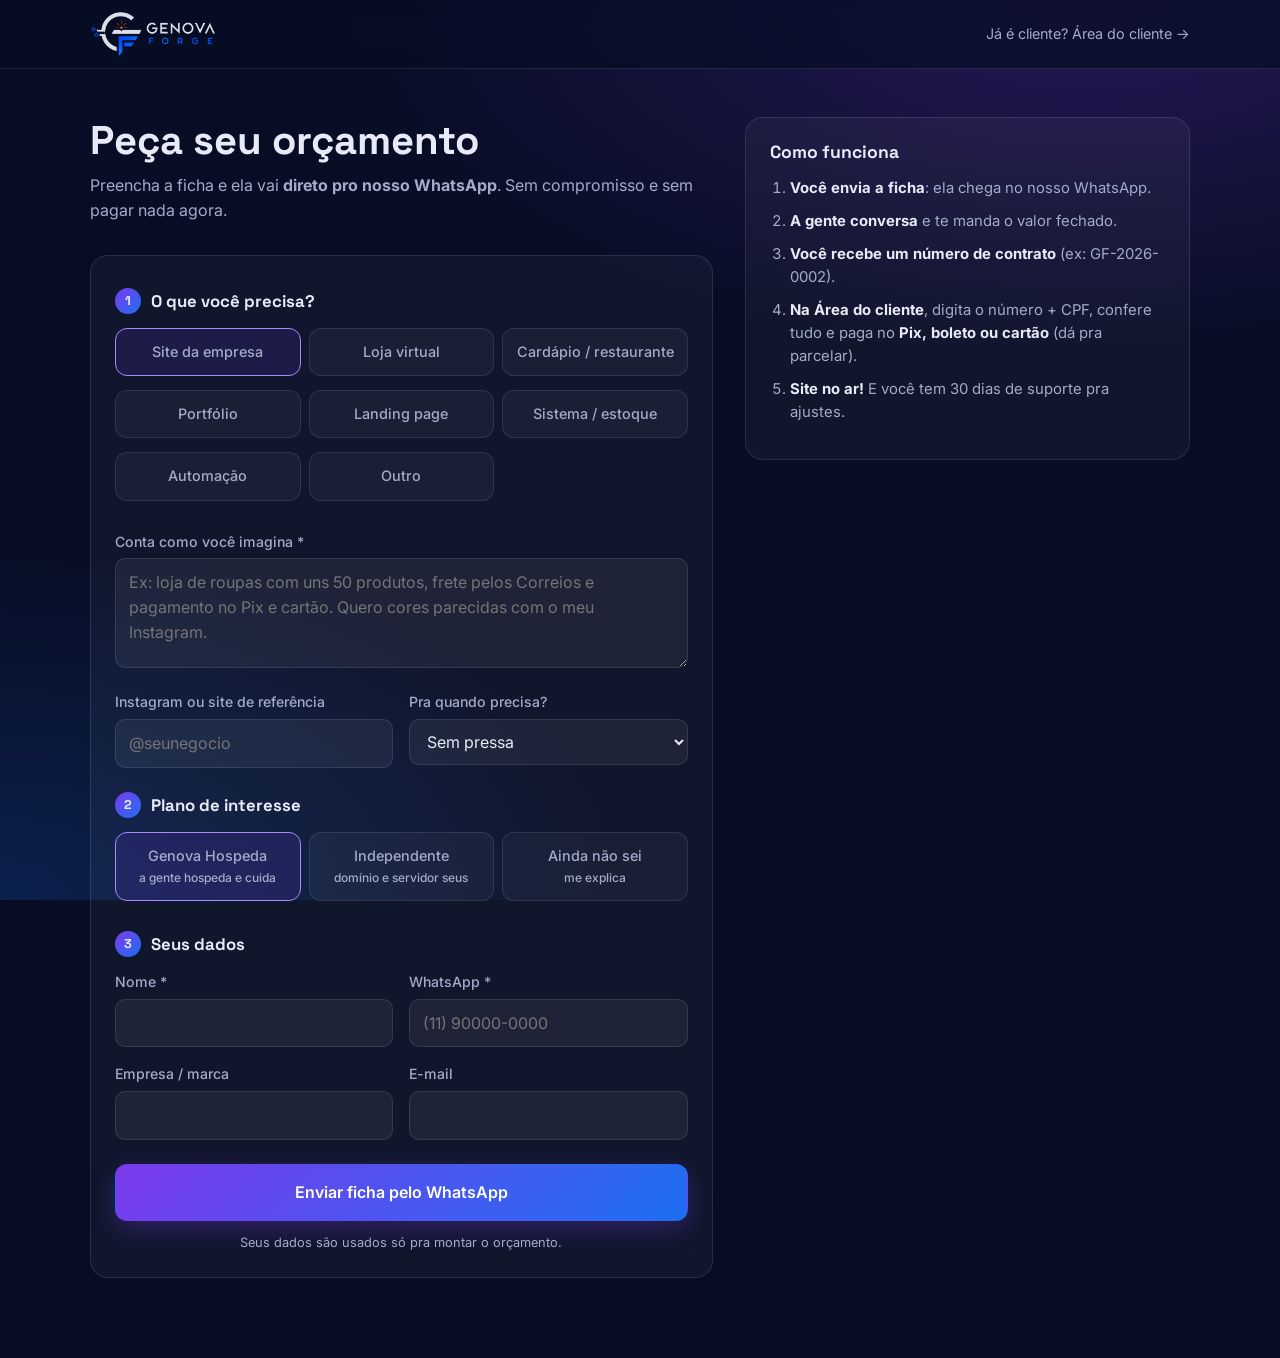
<file: assinar.html>
<!DOCTYPE html>
<html lang="pt-BR"><head><meta charset="UTF-8"><meta http-equiv="refresh" content="0; url=orcamento.html">
<title>Genova Forge</title><link rel="canonical" href="orcamento.html"></head>
<body><script>location.replace('orcamento.html' + location.search);</script><a href="orcamento.html">Ir para o orçamento</a></body></html>
</file>
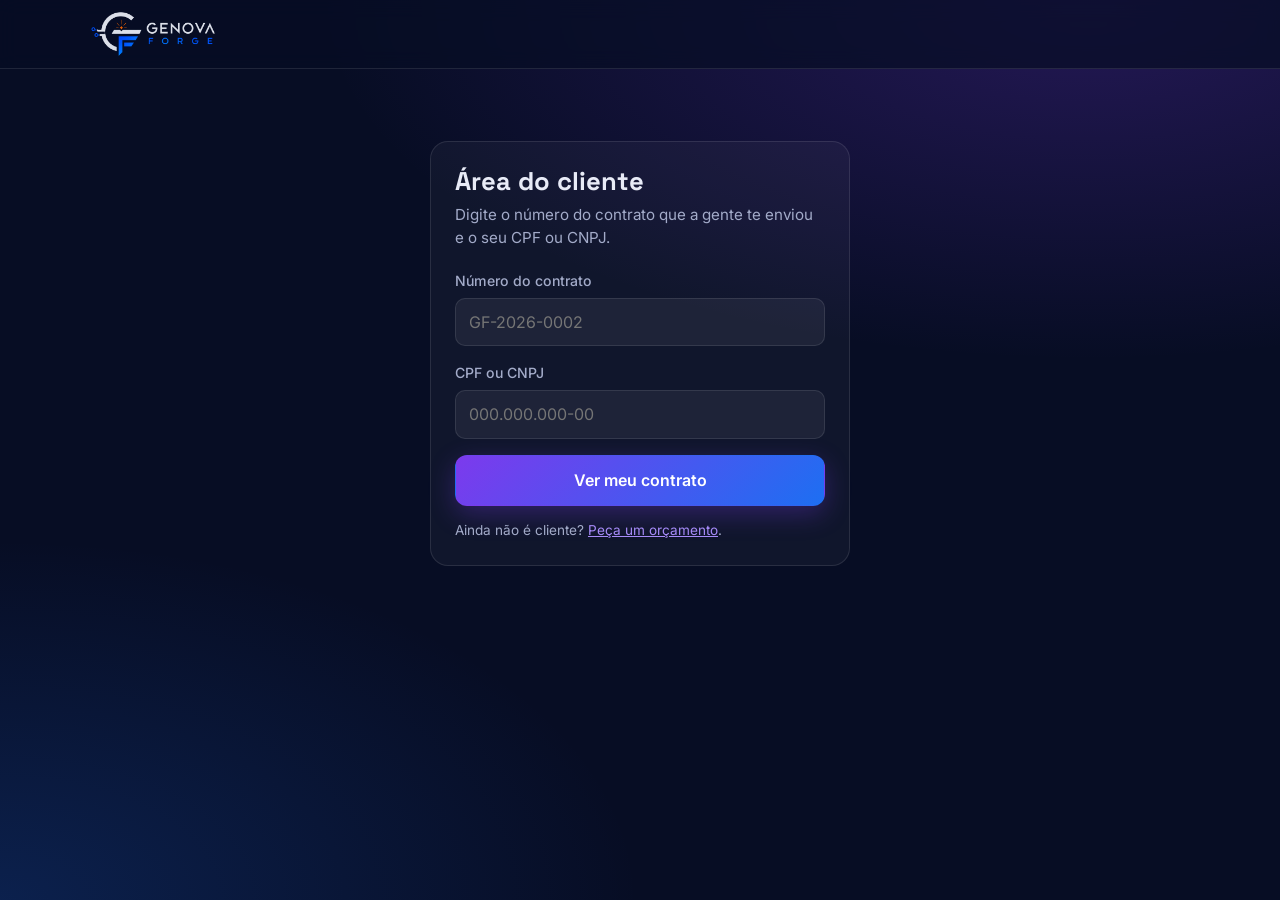
<file: contrato.html>
<!DOCTYPE html>
<html lang="pt-BR">
<head>
<meta charset="UTF-8">
<meta name="viewport" content="width=device-width, initial-scale=1.0">
<meta name="robots" content="noindex">
<title>Área do cliente — Genova Forge</title>
<link rel="icon" type="image/png" href="favicon.png">
<link rel="preconnect" href="https://fonts.googleapis.com">
<link href="https://fonts.googleapis.com/css2?family=Space+Grotesk:wght@500;700&family=Inter:wght@400;500;600&display=swap" rel="stylesheet">
<link rel="stylesheet" href="app.css">
<style>
  main { padding: 40px 0 80px; }
  #entrar { max-width: 420px; margin: 32px auto; }
  #entrar h1 { font-size: 1.6rem; margin-bottom: 6px; }
  #entrar p { color: var(--texto-suave); margin-bottom: 20px; font-size: .95rem; }
  .cab-contrato { display: flex; justify-content: space-between; align-items: flex-start; gap: 16px; flex-wrap: wrap; margin-bottom: 24px; }
  .cab-contrato h1 { font-size: clamp(1.5rem, 4vw, 2rem); }
  .cab-contrato .num { font-family: 'Space Grotesk', sans-serif; color: var(--roxo-claro); letter-spacing: .04em; }
  .grade { display: grid; grid-template-columns: 1.3fr 1fr; gap: 24px; align-items: start; }
  @media (max-width: 860px) { .grade { grid-template-columns: 1fr; } }
  .bloco { margin-bottom: 24px; }
  .bloco h2 { font-size: 1.15rem; margin-bottom: 14px; }
  .valores { display: grid; grid-template-columns: 1fr 1fr; gap: 12px; margin-bottom: 18px; }
  .valor { background: rgba(255,255,255,.03); border: 1px solid var(--borda); border-radius: 14px; padding: 14px; }
  .valor small { color: var(--texto-suave); font-size: .8rem; display: block; }
  .valor strong { font-family: 'Space Grotesk', sans-serif; font-size: 1.4rem; font-variant-numeric: tabular-nums; }
  .valor .det { font-size: .8rem; color: var(--texto-suave); }
  .escopo { white-space: pre-wrap; background: rgba(255,255,255,.03); border-radius: 12px; padding: 14px; font-size: .93rem; }
  .termos { padding-left: 18px; color: var(--texto-suave); font-size: .9rem; }
  .termos li { margin-bottom: 8px; }
  .formas { display: grid; grid-template-columns: repeat(4, 1fr); gap: 8px; margin-bottom: 14px; }
  @media (max-width: 520px) { .formas { grid-template-columns: 1fr 1fr; } }
  .forma { position: relative; }
  .forma input { position: absolute; opacity: 0; pointer-events: none; }
  .forma span { display: block; text-align: center; padding: 12px 6px; border: 1px solid var(--borda); border-radius: 10px; font-size: .9rem; cursor: pointer; background: var(--card); }
  .forma input:checked + span { border-color: var(--roxo-claro); background: rgba(124,58,237,.14); }
  .forma input:focus-visible + span { outline: 2px solid var(--roxo-claro); }
  .aceite { display: flex; gap: 10px; align-items: flex-start; font-size: .92rem; margin: 14px 0; color: var(--texto); }
  .aceite input { width: 20px; height: 20px; margin-top: 2px; flex: none; }
  .lista-cob { display: grid; gap: 8px; }
  .cob { display: grid; grid-template-columns: 1fr auto; gap: 4px 12px; align-items: center; padding: 12px 14px; border: 1px solid var(--borda); border-radius: 12px; }
  .cob .valor-cob { font-weight: 600; font-variant-numeric: tabular-nums; text-align: right; }
  .cob .meta { font-size: .82rem; color: var(--texto-suave); }
  .pix { display: grid; grid-template-columns: 160px 1fr; gap: 16px; align-items: center; }
  .pix img { width: 160px; height: 160px; background: #fff; border-radius: 12px; padding: 8px; }
  .pix textarea { min-height: 70px; font-size: .78rem; font-family: ui-monospace, monospace; }
  @media (max-width: 520px) { .pix { grid-template-columns: 1fr; justify-items: center; } }
  .chamado { padding: 14px; border: 1px solid var(--borda); border-radius: 12px; margin-bottom: 10px; }
  .chamado .resp { margin-top: 10px; padding: 10px 12px; background: rgba(52,211,153,.08); border-left: 3px solid var(--ok); border-radius: 8px; font-size: .9rem; white-space: pre-wrap; }
  .s-AGUARDANDO_ACEITE { background: rgba(167,139,250,.18); color: #c4b5fd; }
  .s-ATIVO { background: rgba(52,211,153,.15); color: #6ee7b7; }
  .s-ATRASADO { background: rgba(248,113,113,.15); color: #fca5a5; }
  .s-CANCELADO { background: rgba(255,255,255,.08); color: var(--texto-suave); }
  .s-ABERTO { background: rgba(167,139,250,.18); color: #c4b5fd; }
  .s-EM_ANDAMENTO { background: rgba(251,191,36,.15); color: #fde68a; }
  .s-RESOLVIDO { background: rgba(52,211,153,.15); color: #6ee7b7; }
  .s-FECHADO { background: rgba(255,255,255,.08); color: var(--texto-suave); }
</style>
</head>
<body>

<header class="topo">
  <div class="container">
    <a href="index.html"><img src="logo.png" alt="Genova Forge"></a>
    <button class="btn btn-sec btn-peq escondido" id="sair">Sair</button>
  </div>
</header>

<main class="container">
  <!-- ===== acesso ===== -->
  <form id="entrar" class="card" novalidate>
    <h1>Área do cliente</h1>
    <p>Digite o número do contrato que a gente te enviou e o seu CPF ou CNPJ.</p>
    <div id="entrar-erro" class="aviso erro escondido" role="alert"></div>
    <div class="campo"><label for="numero">Número do contrato</label><input id="numero" placeholder="GF-2026-0002" autocomplete="off" required style="text-transform:uppercase"></div>
    <div class="campo"><label for="doc">CPF ou CNPJ</label><input id="doc" inputmode="numeric" placeholder="000.000.000-00" maxlength="18" required></div>
    <button class="btn btn-principal" style="width:100%" id="btn-entrar">Ver meu contrato</button>
    <p style="margin:14px 0 0;font-size:.85rem">Ainda não é cliente? <a href="orcamento.html">Peça um orçamento</a>.</p>
  </form>

  <!-- ===== contrato ===== -->
  <section id="painel" class="escondido" aria-live="polite"></section>
</main>

<div id="toast" class="aviso escondido" role="status" aria-live="polite" style="position:fixed;bottom:20px;left:50%;transform:translateX(-50%);z-index:50;min-width:260px;text-align:center"></div>

<script src="config.js"></script>
<script src="comum.js"></script>
<script>
(() => {
  const $ = s => document.querySelector(s);
  const { brl, data, esc } = G;
  const STATUS = { AGUARDANDO_ACEITE: 'Aguardando sua confirmação', AGUARDANDO_PAGAMENTO: 'Aguardando pagamento', ATIVO: 'Ativo',
    ATRASADO: 'Pagamento em atraso', CANCELADO: 'Encerrado', PENDENTE: 'Pendente', PAGA: 'Pago', VENCIDA: 'Vencido',
    ESTORNADA: 'Estornado', ABERTO: 'Aberto', EM_ANDAMENTO: 'Em andamento', RESOLVIDO: 'Resolvido', FECHADO: 'Fechado' };
  const FORMAS = { PIX: 'Pix', BOLETO: 'Boleto', CREDIT_CARD: 'Cartão de crédito', UNDEFINED: 'Escolher na fatura' };
  const selo = s => `<span class="selo s-${s}">${STATUS[s] || s}</span>`;
  let acesso = null, atual = null;

  function toast(msg, tipo = 'ok') {
    const t = $('#toast'); t.className = 'aviso ' + tipo; t.textContent = msg;
    clearTimeout(toast.t); toast.t = setTimeout(() => t.classList.add('escondido'), 4500);
  }

  // ---------- acesso ----------
  G.mascaraDoc($('#doc'));
  const salvo = (() => { try { return JSON.parse(sessionStorage.getItem('genova-contrato')); } catch (e) { return null; } })();
  const numUrl = new URLSearchParams(location.search).get('n');
  if (numUrl) $('#numero').value = numUrl.toUpperCase();

  $('#entrar').addEventListener('submit', async e => {
    e.preventDefault();
    const err = $('#entrar-erro'); err.classList.add('escondido');
    const numero = $('#numero').value.trim().toUpperCase(), cpfCnpj = G.so($('#doc').value);
    if (!numero || !G.docValido(cpfCnpj)) { err.textContent = 'Confira o número do contrato e o CPF/CNPJ.'; err.classList.remove('escondido'); return; }
    await entrar({ numero, cpfCnpj }, err);
  });

  async function entrar(cred, err) {
    const btn = $('#btn-entrar'); btn.disabled = true;
    try {
      const c = await G.post('/api/portal/acesso', cred);
      acesso = cred;
      try { sessionStorage.setItem('genova-contrato', JSON.stringify(cred)); } catch (e) {}
      mostrar(c);
    } catch (ex) {
      if (err) { err.textContent = ex.message === 'Failed to fetch' ? G.ERRO_REDE : ex.message; err.classList.remove('escondido'); }
    } finally { btn.disabled = false; }
  }
  $('#sair').onclick = () => {
    acesso = null; try { sessionStorage.removeItem('genova-contrato'); } catch (e) {}
    $('#painel').classList.add('escondido'); $('#entrar').classList.remove('escondido'); $('#sair').classList.add('escondido');
  };
  if (salvo && salvo.numero) entrar(salvo, null);

  // ---------- tela do contrato ----------
  function mostrar(c) {
    atual = c;
    $('#entrar').classList.add('escondido'); $('#sair').classList.remove('escondido');
    const p = $('#painel'); p.classList.remove('escondido');
    const temMensal = Number(c.valorMensal) > 0;
    const inicioMensal = c.inicioMensalidade ? 'a partir de ' + data(c.inicioMensalidade) : '30 dias após a entrega';

    p.innerHTML = `
      <div class="cab-contrato">
        <div>
          <div class="num">${esc(c.numero)}</div>
          <h1>Olá, ${esc(c.cliente)}!</h1>
          <div class="muted" style="color:var(--texto-suave)">${esc(c.tipoSite)} · Plano ${esc(c.planoNome)}</div>
        </div>
        ${selo(c.status)}
      </div>
      <div class="grade">
        <div>
          <div class="card bloco">
            <h2>Resumo do contrato</h2>
            <div class="valores">
              <div class="valor"><small>Criação do site</small><strong>${brl(c.valorCriacao)}</strong>
                <div class="det">${c.parcelasMaxCartao > 1 ? 'em até ' + c.parcelasMaxCartao + 'x no cartão' : 'à vista'}</div></div>
              <div class="valor"><small>Mensalidade</small><strong>${temMensal ? brl(c.valorMensal) : 'Sem'}</strong>
                <div class="det">${temMensal ? inicioMensal : 'domínio e hospedagem por sua conta'}</div></div>
            </div>
            <h3 style="font-size:.95rem;margin-bottom:8px">O que está incluso</h3>
            <div class="escopo">${esc(c.escopo)}</div>
            ${c.dataEntrega ? `<p style="margin-top:14px;font-size:.9rem;color:var(--texto-suave)">Site entregue em <strong style="color:var(--texto)">${data(c.dataEntrega)}</strong> · suporte de ajustes até <strong style="color:var(--texto)">${data(c.garantiaAte)}</strong></p>` : ''}
          </div>
          <div class="card bloco">
            <h2>Termos</h2>
            <ol class="termos">${c.termos.map(t => `<li>${esc(t)}</li>`).join('')}</ol>
            ${c.aceiteEm ? `<p style="font-size:.85rem;color:var(--ok);margin-top:8px">✓ Aceito em ${G.dataHora(c.aceiteEm)}</p>` : ''}
          </div>
        </div>
        <div>
          ${c.status === 'AGUARDANDO_ACEITE' ? blocoConfirmar(c) : blocoPagamentos(c)}
          ${c.status === 'AGUARDANDO_ACEITE' ? '' : blocoChamados(c)}
        </div>
      </div>`;
    ligar(c);
  }

  function blocoConfirmar(c) {
    const parcelas = Array.from({ length: c.parcelasMaxCartao }, (_, i) => i + 1)
      .map(n => `<option value="${n}">${n}x de ${brl(c.valorCriacao / n)}${n === 1 ? ' (à vista)' : ''}</option>`).join('');
    return `
      <form class="card bloco" id="form-confirmar">
        <h2>Confirmar e pagar</h2>
        <div id="conf-erro" class="aviso erro escondido" role="alert"></div>
        <label style="margin-bottom:8px">Como prefere pagar?</label>
        <div class="formas">
          <label class="forma"><input type="radio" name="forma" value="PIX" checked><span>Pix</span></label>
          <label class="forma"><input type="radio" name="forma" value="CREDIT_CARD"><span>Cartão</span></label>
          <label class="forma"><input type="radio" name="forma" value="BOLETO"><span>Boleto</span></label>
          <label class="forma"><input type="radio" name="forma" value="UNDEFINED"><span>Decido na fatura</span></label>
        </div>
        <div class="campo escondido" id="campo-parcelas"><label for="parcelas">Parcelas</label><select id="parcelas">${parcelas}</select></div>
        <label class="aceite"><input type="checkbox" id="aceito"> <span>Li e aceito os termos e o que está incluso neste contrato.</span></label>
        <button class="btn btn-principal" style="width:100%" id="btn-confirmar" disabled>Confirmar contrato</button>
        <p style="font-size:.8rem;color:var(--texto-suave);margin-top:10px">O pagamento é processado pelo Asaas. Dados do cartão não passam pelo nosso site.</p>
      </form>`;
  }

  function blocoPagamentos(c) {
    const cobs = c.cobrancas.length ? c.cobrancas.map(x => `
      <div class="cob">
        <div><strong>${x.tipo === 'CRIACAO' ? 'Criação do site' + (x.parcela ? ` · parcela ${x.parcela}` : '') : 'Mensalidade'}</strong>
          <div class="meta">${x.dataPagamento ? 'Pago em ' + data(x.dataPagamento) : 'Vence ' + data(x.vencimento)}</div></div>
        <div class="valor-cob">${brl(x.valor)}<div>${selo(x.status)}</div></div>
        ${x.linkFatura && x.status !== 'PAGA' ? `<a class="btn btn-sec btn-peq" style="grid-column:1/-1" href="${esc(x.linkFatura)}" target="_blank" rel="noopener">Abrir fatura / pagar</a>` : ''}
      </div>`).join('') : '<p class="muted" style="color:var(--texto-suave)">Nenhuma cobrança ainda.</p>';
    const pix = c.pix ? `
      <div class="card bloco">
        <h2>Pagar com Pix</h2>
        <div class="pix">
          ${c.pix.imagemBase64 ? `<img src="data:image/png;base64,${esc(c.pix.imagemBase64)}" alt="QR Code Pix">` : ''}
          <div style="width:100%">
            <p style="font-size:.9rem;margin-bottom:8px">${brl(c.pix.valor)} · vence ${data(c.pix.vencimento)}</p>
            <textarea readonly id="pix-codigo" aria-label="Pix copia e cola">${esc(c.pix.copiaECola)}</textarea>
            <button class="btn btn-principal btn-peq" style="margin-top:8px;width:100%" id="copiar-pix">Copiar código Pix</button>
          </div>
        </div>
      </div>` : '';
    return `${pix}
      <div class="card bloco">
        <h2>Pagamentos</h2>
        ${c.formaPagamento ? `<p style="font-size:.88rem;color:var(--texto-suave);margin-bottom:12px">Forma escolhida: ${FORMAS[c.formaPagamento] || c.formaPagamento}. As cobranças também chegam no seu e-mail.</p>` : ''}
        <div class="lista-cob">${cobs}</div>
      </div>`;
  }

  function blocoChamados(c) {
    const lista = c.chamados.map(ch => `
      <div class="chamado">
        <div style="display:flex;justify-content:space-between;gap:8px"><strong>${esc(ch.titulo)}</strong>${selo(ch.status)}</div>
        <div style="font-size:.8rem;color:var(--texto-suave)">${G.dataHora(ch.criadoEm)}</div>
        <p style="font-size:.9rem;margin-top:6px;white-space:pre-wrap">${esc(ch.descricao)}</p>
        ${ch.resposta ? `<div class="resp"><strong>Genova:</strong> ${esc(ch.resposta)}</div>` : ''}
      </div>`).join('');
    const form = c.suporte.podeAbrir ? `
      <form id="form-chamado" novalidate>
        <div id="ch-erro" class="aviso erro escondido" role="alert"></div>
        <div class="campo"><label for="ch-titulo">Assunto</label><input id="ch-titulo" maxlength="150" placeholder="Ex: trocar fotos da página inicial"></div>
        <div class="campo"><label for="ch-desc">Descreva o que precisa</label><textarea id="ch-desc" maxlength="3000"></textarea></div>
        <div class="campo"><label for="ch-prio">Urgência</label>
          <select id="ch-prio"><option value="NORMAL">Normal</option><option value="BAIXA">Pode esperar</option><option value="URGENTE">Urgente (site com problema)</option></select></div>
        <button class="btn btn-principal" style="width:100%" id="btn-chamado">Abrir chamado</button>
      </form>` : `<div class="aviso info">${esc(c.suporte.motivo)}</div>`;
    return `
      <div class="card bloco">
        <h2>Suporte</h2>
        ${c.suporte.podeAbrir && c.suporte.origem === 'GARANTIA' ? `<p style="font-size:.85rem;color:var(--texto-suave);margin-bottom:12px">Você está no período de suporte pós-entrega (até ${data(c.garantiaAte)}).</p>` : ''}
        ${form}
        ${lista ? `<h3 style="font-size:.95rem;margin:18px 0 10px">Seus chamados</h3>${lista}` : ''}
      </div>`;
  }

  function ligar(c) {
    const fc = $('#form-confirmar');
    if (fc) {
      const aceito = $('#aceito'), btn = $('#btn-confirmar');
      aceito.onchange = () => btn.disabled = !aceito.checked;
      fc.querySelectorAll('input[name=forma]').forEach(r => r.onchange = () =>
        $('#campo-parcelas').classList.toggle('escondido', !(r.checked && r.value === 'CREDIT_CARD' && c.parcelasMaxCartao > 1)));
      fc.onsubmit = async e => {
        e.preventDefault();
        btn.disabled = true; btn.textContent = 'Gerando cobrança...';
        const forma = fc.querySelector('input[name=forma]:checked').value;
        try {
          const novo = await G.post('/api/portal/confirmar', { ...acesso, aceito: true, formaPagamento: forma,
            parcelas: forma === 'CREDIT_CARD' ? Number($('#parcelas').value) : 1 });
          mostrar(novo);
          toast('Contrato confirmado! A cobrança também foi enviada pro seu e-mail.');
          const primeira = novo.cobrancas.find(x => x.status === 'PENDENTE' && x.linkFatura);
          if (forma !== 'PIX' && primeira) window.open(primeira.linkFatura, '_blank', 'noopener');
        } catch (ex) {
          const err = $('#conf-erro'); err.textContent = ex.message === 'Failed to fetch' ? G.ERRO_REDE : ex.message; err.classList.remove('escondido');
          btn.disabled = false; btn.textContent = 'Confirmar contrato';
        }
      };
    }
    const cp = $('#copiar-pix');
    if (cp) cp.onclick = async () => {
      try { await navigator.clipboard.writeText($('#pix-codigo').value); toast('Código Pix copiado!'); }
      catch (e) { $('#pix-codigo').select(); toast('Selecionei o código: é só copiar.', 'info'); }
    };
    const fch = $('#form-chamado');
    if (fch) fch.onsubmit = async e => {
      e.preventDefault();
      const titulo = $('#ch-titulo').value.trim(), descricao = $('#ch-desc').value.trim(), prioridade = $('#ch-prio').value;
      const err = $('#ch-erro');
      if (!titulo || !descricao) { err.textContent = 'Preencha o assunto e a descrição.'; err.classList.remove('escondido'); return; }
      const btn = $('#btn-chamado'); btn.disabled = true;
      try {
        const novo = await G.post('/api/portal/chamados', { ...acesso, titulo, descricao, prioridade });
        mostrar(novo);
        toast('Chamado aberto! A gente te responde por aqui.');
        if (window.GENOVA_WHATSAPP) {
          const msg = `*Novo chamado — ${atual.numero}*\n*Cliente:* ${atual.cliente}\n*Urgência:* ${prioridade}\n*Assunto:* ${titulo}\n\n${descricao}`;
          setTimeout(() => { if (confirm('Quer avisar a Genova pelo WhatsApp também?')) location.href = G.linkWhats(msg); }, 400);
        }
      } catch (ex) {
        err.textContent = ex.message === 'Failed to fetch' ? G.ERRO_REDE : ex.message; err.classList.remove('escondido'); btn.disabled = false;
      }
    };
  }
})();
</script>
</body>
</html>
</file>
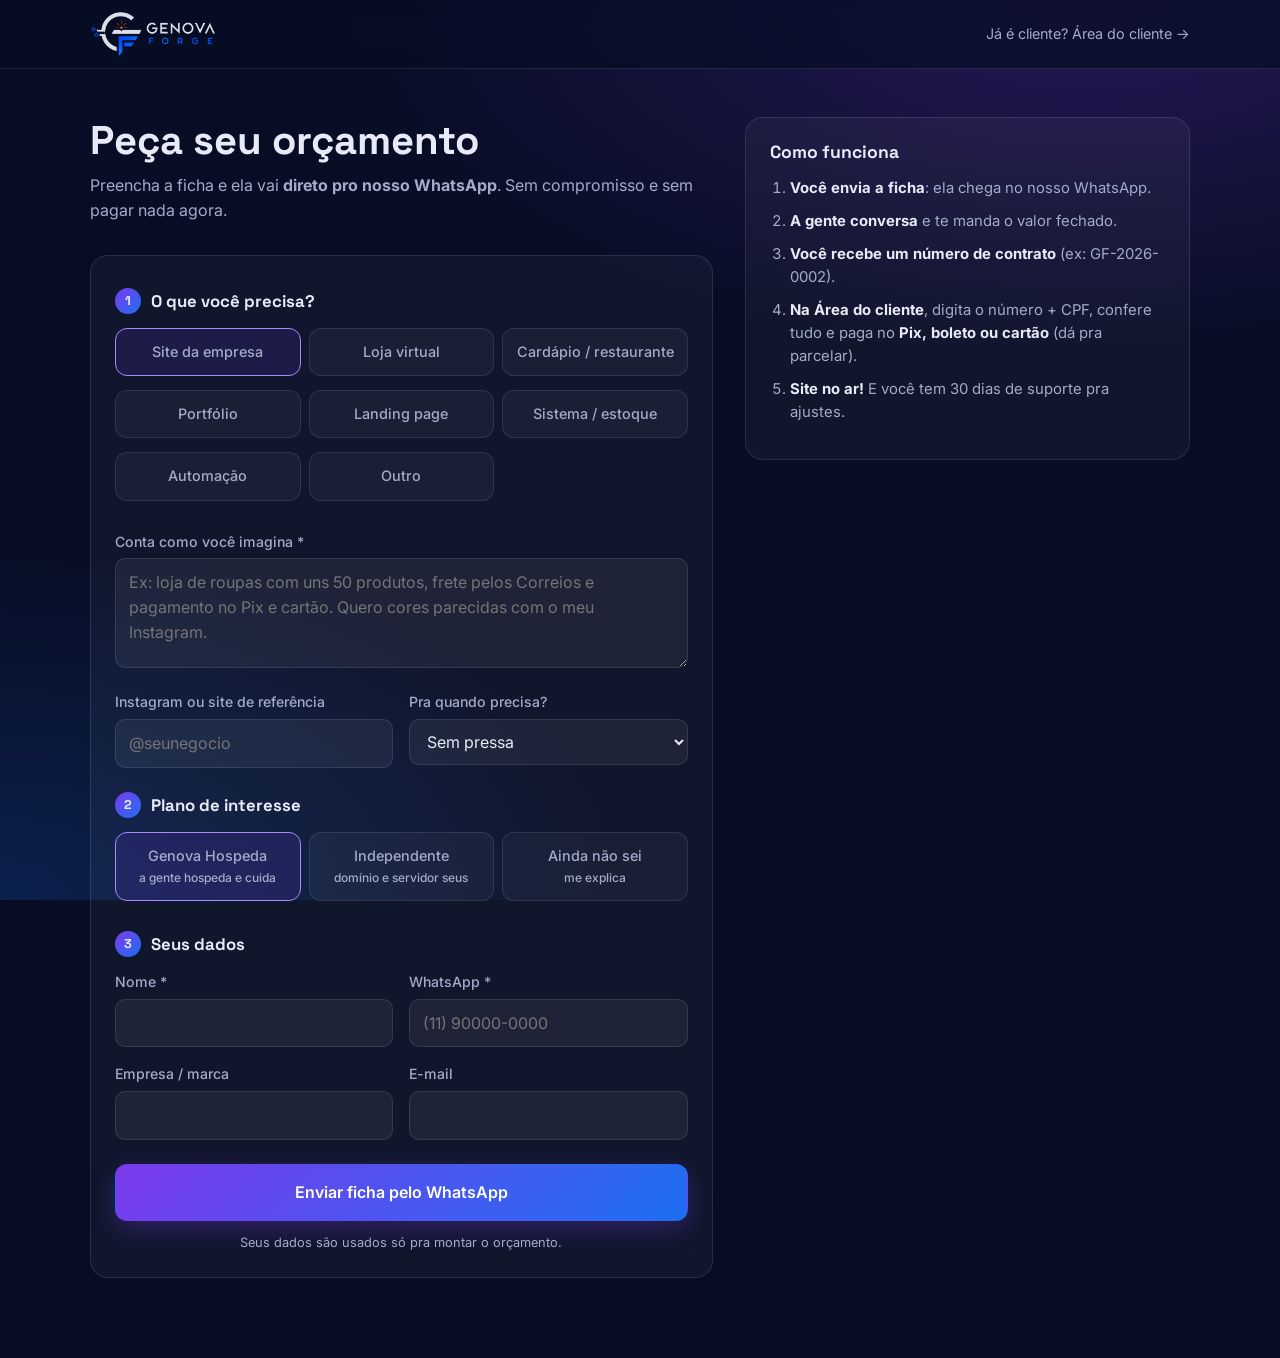
<file: orcamento.html>
<!DOCTYPE html>
<html lang="pt-BR">
<head>
<meta charset="UTF-8">
<meta name="viewport" content="width=device-width, initial-scale=1.0">
<title>Pedir orçamento — Genova Forge</title>
<meta name="description" content="Peça o orçamento do seu site, loja ou sistema à Genova Forge. A ficha vai direto pro nosso WhatsApp.">
<link rel="icon" type="image/png" href="favicon.png">
<link rel="preconnect" href="https://fonts.googleapis.com">
<link href="https://fonts.googleapis.com/css2?family=Space+Grotesk:wght@500;700&family=Inter:wght@400;500;600&display=swap" rel="stylesheet">
<link rel="stylesheet" href="app.css">
<style>
  main { padding: 48px 0 80px; }
  .grade { display: grid; grid-template-columns: 1.4fr 1fr; gap: 32px; align-items: start; }
  @media (max-width: 860px) { .grade { grid-template-columns: 1fr; } .lateral { order: -1; } }
  h1 { font-size: clamp(1.8rem, 4vw, 2.5rem); margin-bottom: 8px; }
  .sub { color: var(--texto-suave); margin-bottom: 32px; }
  .passo-titulo { font-size: 1.05rem; margin: 8px 0 14px; display: flex; align-items: center; gap: 10px; }
  .passo-titulo span { width: 26px; height: 26px; border-radius: 50%; background: var(--gradiente); display: grid; place-items: center; font-size: .8rem; }
  .opcoes { display: grid; grid-template-columns: repeat(auto-fill, minmax(150px, 1fr)); gap: 8px; margin-bottom: 24px; }
  .op { position: relative; }
  .op input { position: absolute; opacity: 0; pointer-events: none; }
  .op span { display: block; padding: 12px 10px; border: 1px solid var(--borda); border-radius: 12px; font-size: .9rem; cursor: pointer; background: var(--card); text-align: center; height: 100%; }
  .op small { display: block; color: var(--texto-suave); font-size: .75rem; margin-top: 2px; }
  .op input:checked + span { border-color: var(--roxo-claro); background: rgba(124,58,237,.14); }
  .op input:focus-visible + span { outline: 2px solid var(--roxo-claro); }
  .pote { position: absolute; left: -9999px; width: 1px; height: 1px; overflow: hidden; }
  .lateral h3 { font-size: 1.1rem; margin-bottom: 14px; }
  .lateral ol { padding-left: 20px; color: var(--texto-suave); font-size: .93rem; }
  .lateral li { margin-bottom: 10px; }
  .lateral li strong { color: var(--texto); }
  .sucesso { text-align: center; padding: 48px 24px; }
  .sucesso .icone { width: 64px; height: 64px; border-radius: 50%; background: rgba(52,211,153,.15); color: var(--ok); display: grid; place-items: center; font-size: 2rem; margin: 0 auto 16px; }
  .sucesso p { color: var(--texto-suave); max-width: 440px; margin: 8px auto 24px; }
  .enviar { width: 100%; margin-top: 8px; padding: 15px; font-size: 1rem; }
  .btn-whats { background: #25d366; color: #062b14; }
  .letra-miuda { font-size: .8rem; color: var(--texto-suave); margin-top: 12px; text-align: center; }
</style>
</head>
<body>

<header class="topo">
  <div class="container">
    <a href="index.html"><img src="logo.png" alt="Genova Forge"></a>
    <a href="contrato.html" class="voltar">Já é cliente? Área do cliente →</a>
  </div>
</header>

<main class="container">
  <div class="grade">
    <section>
      <h1>Peça seu orçamento</h1>
      <p class="sub">Preencha a ficha e ela vai <strong>direto pro nosso WhatsApp</strong>. Sem compromisso e sem pagar nada agora.</p>

      <div id="sucesso" class="card sucesso escondido" role="status" aria-live="polite">
        <div class="icone">✓</div>
        <h2>Ficha pronta!</h2>
        <p>Abrimos o WhatsApp com a sua ficha preenchida. É só apertar <strong>enviar</strong> lá. Se não abriu, toque no botão:</p>
        <a id="link-whats" class="btn btn-whats" href="#" target="_blank" rel="noopener">Enviar no WhatsApp</a>
        <p style="margin-top:20px"><a href="index.html">Voltar ao site</a></p>
      </div>

      <form id="form" class="card" novalidate>
        <div id="aviso" class="aviso erro escondido" role="alert"></div>

        <h2 class="passo-titulo"><span>1</span> O que você precisa?</h2>
        <div class="opcoes" id="tipos">
          <label class="op"><input type="radio" name="tipoSite" value="INSTITUCIONAL" checked><span>Site da empresa</span></label>
          <label class="op"><input type="radio" name="tipoSite" value="LOJA_VIRTUAL"><span>Loja virtual</span></label>
          <label class="op"><input type="radio" name="tipoSite" value="CARDAPIO"><span>Cardápio / restaurante</span></label>
          <label class="op"><input type="radio" name="tipoSite" value="PORTFOLIO"><span>Portfólio</span></label>
          <label class="op"><input type="radio" name="tipoSite" value="LANDING_PAGE"><span>Landing page</span></label>
          <label class="op"><input type="radio" name="tipoSite" value="SISTEMA"><span>Sistema / estoque</span></label>
          <label class="op"><input type="radio" name="tipoSite" value="AUTOMACAO"><span>Automação</span></label>
          <label class="op"><input type="radio" name="tipoSite" value="OUTRO"><span>Outro</span></label>
        </div>

        <div class="campo" data-campo="descricao">
          <label for="descricao">Conta como você imagina *</label>
          <textarea id="descricao" name="descricao" maxlength="3000" required placeholder="Ex: loja de roupas com uns 50 produtos, frete pelos Correios e pagamento no Pix e cartão. Quero cores parecidas com o meu Instagram."></textarea>
          <div class="msg-erro"></div>
        </div>
        <div class="linha">
          <div class="campo" data-campo="referencias">
            <label for="referencias">Instagram ou site de referência</label>
            <input id="referencias" name="referencias" maxlength="500" placeholder="@seunegocio">
            <div class="msg-erro"></div>
          </div>
          <div class="campo" data-campo="prazo">
            <label for="prazo">Pra quando precisa?</label>
            <select id="prazo" name="prazo">
              <option value="">Sem pressa</option>
              <option>Até 15 dias</option><option>Até 30 dias</option><option>1 a 2 meses</option>
            </select>
          </div>
        </div>

        <h2 class="passo-titulo"><span>2</span> Plano de interesse</h2>
        <div class="opcoes">
          <label class="op"><input type="radio" name="planoInteresse" value="GENOVA_HOSPEDA" checked><span>Genova Hospeda<small>a gente hospeda e cuida</small></span></label>
          <label class="op"><input type="radio" name="planoInteresse" value="INDEPENDENTE"><span>Independente<small>domínio e servidor seus</small></span></label>
          <label class="op"><input type="radio" name="planoInteresse" value=""><span>Ainda não sei<small>me explica</small></span></label>
        </div>

        <h2 class="passo-titulo"><span>3</span> Seus dados</h2>
        <div class="linha">
          <div class="campo" data-campo="nome">
            <label for="nome">Nome *</label>
            <input id="nome" name="nome" autocomplete="name" maxlength="120" required>
            <div class="msg-erro"></div>
          </div>
          <div class="campo" data-campo="telefone">
            <label for="telefone">WhatsApp *</label>
            <input id="telefone" name="telefone" type="tel" autocomplete="tel" inputmode="numeric" placeholder="(11) 90000-0000" maxlength="16" required>
            <div class="msg-erro"></div>
          </div>
        </div>
        <div class="linha">
          <div class="campo" data-campo="empresa">
            <label for="empresa">Empresa / marca</label>
            <input id="empresa" name="empresa" autocomplete="organization" maxlength="120">
            <div class="msg-erro"></div>
          </div>
          <div class="campo" data-campo="email">
            <label for="email">E-mail</label>
            <input id="email" name="email" type="email" autocomplete="email" maxlength="160">
            <div class="msg-erro"></div>
          </div>
        </div>

        <div class="pote" aria-hidden="true"><label for="site">Não preencha</label><input id="site" name="site" tabindex="-1" autocomplete="off"></div>

        <button type="submit" class="btn btn-principal enviar" id="enviar">Enviar ficha pelo WhatsApp</button>
        <p class="letra-miuda">Seus dados são usados só pra montar o orçamento.</p>
      </form>
    </section>

    <aside class="lateral card">
      <h3>Como funciona</h3>
      <ol>
        <li><strong>Você envia a ficha</strong>: ela chega no nosso WhatsApp.</li>
        <li><strong>A gente conversa</strong> e te manda o valor fechado.</li>
        <li><strong>Você recebe um número de contrato</strong> (ex: GF-2026-0002).</li>
        <li><strong>Na Área do cliente</strong>, digita o número + CPF, confere tudo e paga no <strong>Pix, boleto ou cartão</strong> (dá pra parcelar).</li>
        <li><strong>Site no ar!</strong> E você tem 30 dias de suporte pra ajustes.</li>
      </ol>
    </aside>
  </div>
</main>

<script src="config.js"></script>
<script src="comum.js"></script>
<script>
(() => {
  const form = document.getElementById('form');
  const aviso = document.getElementById('aviso');
  const botao = document.getElementById('enviar');
  const plano = new URLSearchParams(location.search).get('plano');
  if (plano) { const r = form.querySelector(`input[name=planoInteresse][value="${CSS.escape(plano)}"]`); if (r) r.checked = true; }
  G.mascaraTel(document.getElementById('telefone'));
  if (!window.GENOVA_WHATSAPP) botao.textContent = 'Enviar ficha';

  const marcar = (campo, msg) => {
    const c = form.querySelector(`[data-campo="${campo}"]`); if (!c) return;
    c.classList.add('invalido'); c.querySelector('.msg-erro').textContent = msg;
  };

  function ficha(d) {
    const tipo = form.querySelector('input[name=tipoSite]:checked').closest('label').innerText.trim();
    const pl = form.querySelector('input[name=planoInteresse]:checked').closest('label').querySelector('span').childNodes[0].textContent.trim();
    return [
      '*Nova ficha de orçamento — Genova Forge*', '',
      `*Nome:* ${d.nome}`,
      d.empresa ? `*Empresa:* ${d.empresa}` : null,
      `*WhatsApp:* ${d.telefone}`,
      d.email ? `*E-mail:* ${d.email}` : null,
      `*Tipo:* ${tipo}`,
      `*Plano:* ${pl}`,
      d.prazo ? `*Prazo:* ${d.prazo}` : null,
      d.referencias ? `*Referência:* ${d.referencias}` : null,
      '', '*O que precisa:*', d.descricao
    ].filter(l => l !== null).join('\n');
  }

  form.addEventListener('submit', async e => {
    e.preventDefault();
    aviso.classList.add('escondido');
    form.querySelectorAll('.invalido').forEach(c => c.classList.remove('invalido'));
    const d = Object.fromEntries(new FormData(form).entries());
    let ok = true;
    if (!d.nome.trim()) { marcar('nome', 'Informe seu nome'); ok = false; }
    if (G.so(d.telefone).length < 10) { marcar('telefone', 'WhatsApp com DDD'); ok = false; }
    if (d.email && !/^\S+@\S+\.\S+$/.test(d.email)) { marcar('email', 'E-mail inválido'); ok = false; }
    if (!d.descricao.trim()) { marcar('descricao', 'Conta pra gente o que você precisa'); ok = false; }
    if (!ok) { form.querySelector('.invalido input, .invalido textarea')?.focus(); return; }

    botao.disabled = true; botao.textContent = 'Enviando...';
    const link = G.linkWhats(ficha(d));
    try {
      await G.post('/api/pedidos', d); // registra no painel
    } catch (err) {
      if (err.campos) { Object.entries(err.campos).forEach(([k, v]) => marcar(k, v)); botao.disabled = false; botao.textContent = 'Tentar de novo'; return; }
      // API fora do ar: segue pro WhatsApp mesmo assim, a ficha não se perde
    }
    document.getElementById('link-whats').href = link;
    form.classList.add('escondido');
    document.getElementById('sucesso').classList.remove('escondido');
    window.scrollTo({ top: 0, behavior: 'smooth' });
    if (window.GENOVA_WHATSAPP) {
      location.href = link; // abre o WhatsApp com a ficha pronta (no celular, abre o app)
    } else {
      document.querySelector('#sucesso h2').textContent = 'Ficha recebida!';
      document.querySelector('#sucesso p').textContent = 'Já recebemos sua ficha e vamos te chamar no WhatsApp. Se quiser adiantar, fala com a gente no Instagram:';
      document.getElementById('link-whats').textContent = 'Abrir Instagram';
    }
  });
})();
</script>
</body>
</html>
</file>
<file: app.css>
/* Estilo compartilhado: assinar.html e admin.html */
:root {
  color-scheme: dark;
  --roxo: #7c3aed;
  --roxo-claro: #a78bfa;
  --marinho: #0b1437;
  --marinho-escuro: #070d24;
  --royal: #1d6ff2;
  --laranja: #f97316;
  --texto: #e8ebf7;
  --texto-suave: #a3abc9;
  --card: rgba(255,255,255,0.04);
  --borda: rgba(255,255,255,0.10);
  --campo: rgba(255,255,255,0.06);
  --ok: #34d399;
  --alerta: #fbbf24;
  --erro: #f87171;
  --gradiente: linear-gradient(135deg, var(--roxo), var(--royal));
}
* { margin: 0; padding: 0; box-sizing: border-box; }
body {
  font-family: 'Inter', system-ui, sans-serif;
  background:
    radial-gradient(ellipse 60% 40% at 85% 0%, rgba(124,58,237,.25), transparent),
    radial-gradient(ellipse 50% 40% at 0% 100%, rgba(29,111,242,.2), transparent),
    var(--marinho-escuro);
  background-attachment: fixed;
  color: var(--texto);
  line-height: 1.55;
  min-height: 100vh;
}
h1, h2, h3 { font-family: 'Space Grotesk', sans-serif; line-height: 1.2; }
a { color: var(--roxo-claro); }
.container { width: min(1100px, 100% - 32px); margin-inline: auto; }

.topo { border-bottom: 1px solid var(--borda); background: rgba(7,13,36,.7); backdrop-filter: blur(10px); position: sticky; top: 0; z-index: 20; }
.topo .container { display: flex; align-items: center; justify-content: space-between; height: 68px; gap: 12px; }
.topo img { height: 46px; width: auto; display: block; }
.topo a.voltar { color: var(--texto-suave); text-decoration: none; font-size: .9rem; }

.btn {
  display: inline-flex; align-items: center; justify-content: center; gap: 8px;
  padding: 12px 22px; border-radius: 12px; border: 1px solid transparent;
  font: inherit; font-weight: 600; cursor: pointer; text-decoration: none; color: var(--texto);
  transition: transform .15s, opacity .15s, background .15s;
}
.btn:disabled { opacity: .5; cursor: not-allowed; }
.btn-principal { background: var(--gradiente); color: #fff; box-shadow: 0 8px 26px rgba(124,58,237,.3); }
.btn-principal:not(:disabled):hover { transform: translateY(-1px); }
.btn-sec { background: var(--card); border-color: var(--borda); }
.btn-sec:hover { background: rgba(255,255,255,.08); }
.btn-perigo { background: rgba(248,113,113,.12); border-color: rgba(248,113,113,.35); color: #fecaca; }
.btn-peq { padding: 7px 12px; font-size: .85rem; border-radius: 9px; }

label { display: block; font-size: .88rem; font-weight: 500; margin-bottom: 6px; color: var(--texto-suave); }
input, select, textarea {
  width: 100%; font: inherit; color: var(--texto); background: var(--campo);
  border: 1px solid var(--borda); border-radius: 10px; padding: 11px 13px; outline: none;
}
select option { background: var(--marinho); }
input:focus, select:focus, textarea:focus { border-color: var(--roxo-claro); box-shadow: 0 0 0 3px rgba(167,139,250,.2); }
textarea { resize: vertical; min-height: 110px; }
.campo { margin-bottom: 16px; }
.campo .msg-erro { color: var(--erro); font-size: .8rem; margin-top: 5px; display: none; }
.campo.invalido input, .campo.invalido select, .campo.invalido textarea { border-color: var(--erro); }
.campo.invalido .msg-erro { display: block; }
.linha { display: grid; grid-template-columns: 1fr 1fr; gap: 16px; }
@media (max-width: 640px) { .linha { grid-template-columns: 1fr; } }

.card { background: var(--card); border: 1px solid var(--borda); border-radius: 18px; padding: 24px; }
.aviso { padding: 12px 16px; border-radius: 12px; font-size: .92rem; margin-bottom: 16px; }
.aviso.erro { background: rgba(248,113,113,.1); border: 1px solid rgba(248,113,113,.35); color: #fecaca; }
.aviso.ok { background: rgba(52,211,153,.1); border: 1px solid rgba(52,211,153,.35); color: #a7f3d0; }
.aviso.info { background: rgba(167,139,250,.1); border: 1px solid rgba(167,139,250,.3); color: #ddd6fe; }
.escondido { display: none !important; }

.selo { display: inline-block; padding: 3px 10px; border-radius: 999px; font-size: .75rem; font-weight: 600; white-space: nowrap; }
.s-SOLICITADA { background: rgba(167,139,250,.18); color: #c4b5fd; }
.s-AGUARDANDO_PAGAMENTO, .s-PENDENTE { background: rgba(251,191,36,.15); color: #fde68a; }
.s-ATIVA, .s-PAGA { background: rgba(52,211,153,.15); color: #6ee7b7; }
.s-ATRASADA, .s-VENCIDA { background: rgba(248,113,113,.15); color: #fca5a5; }
.s-CANCELADA, .s-RECUSADA, .s-REMOVIDA, .s-ESTORNADA { background: rgba(255,255,255,.08); color: var(--texto-suave); }
</file>
